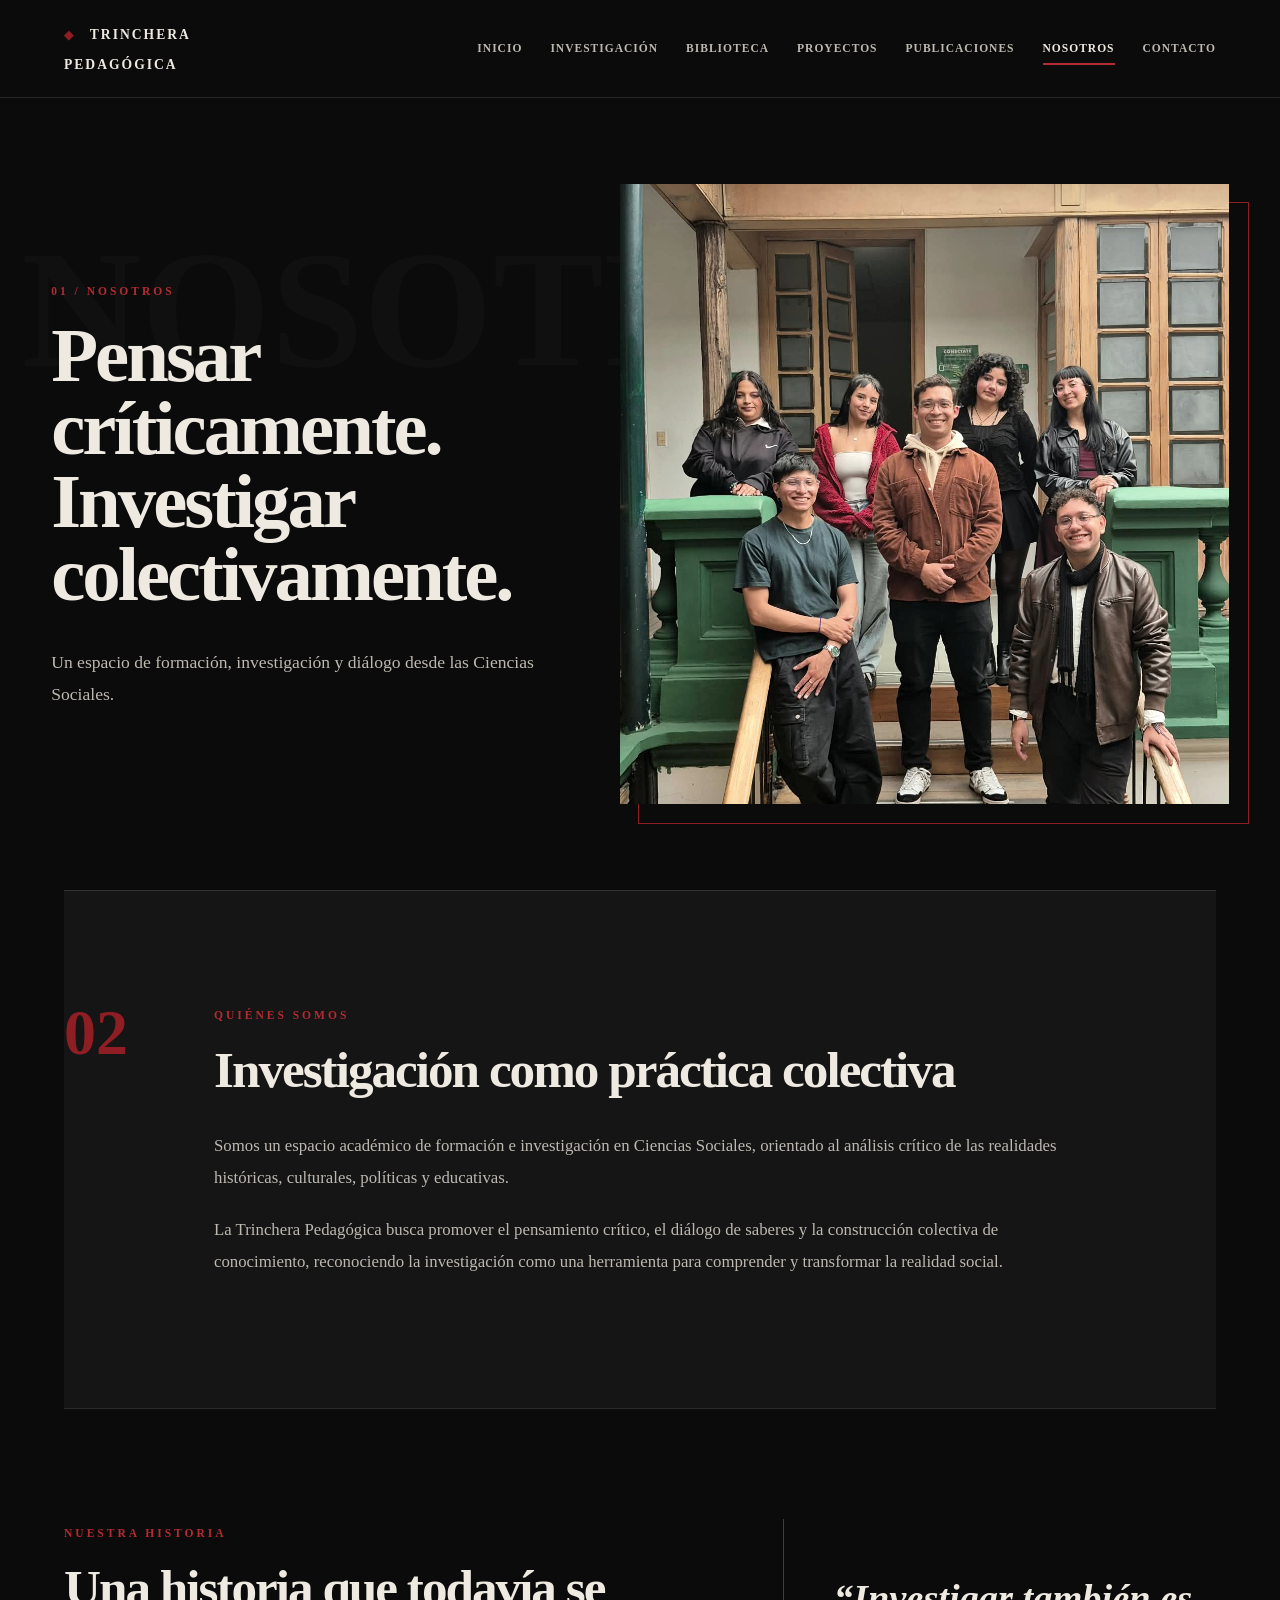
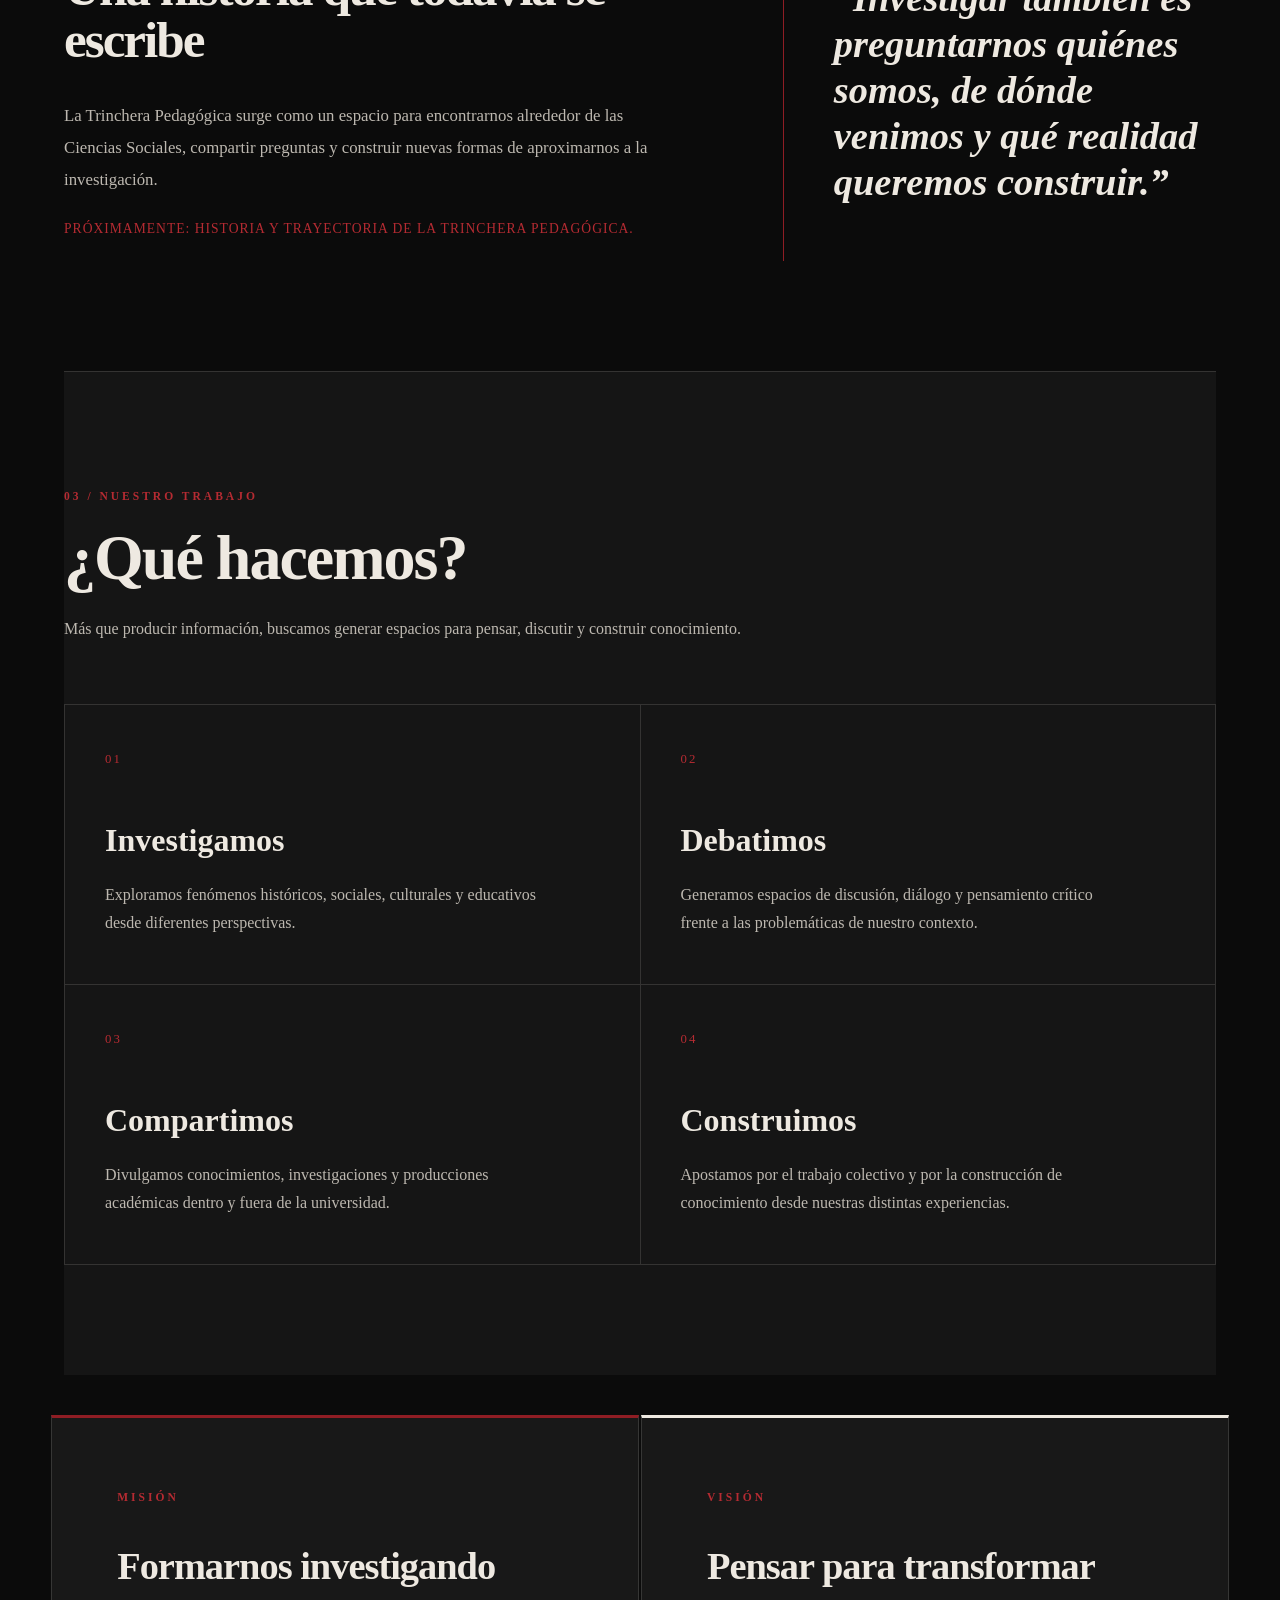
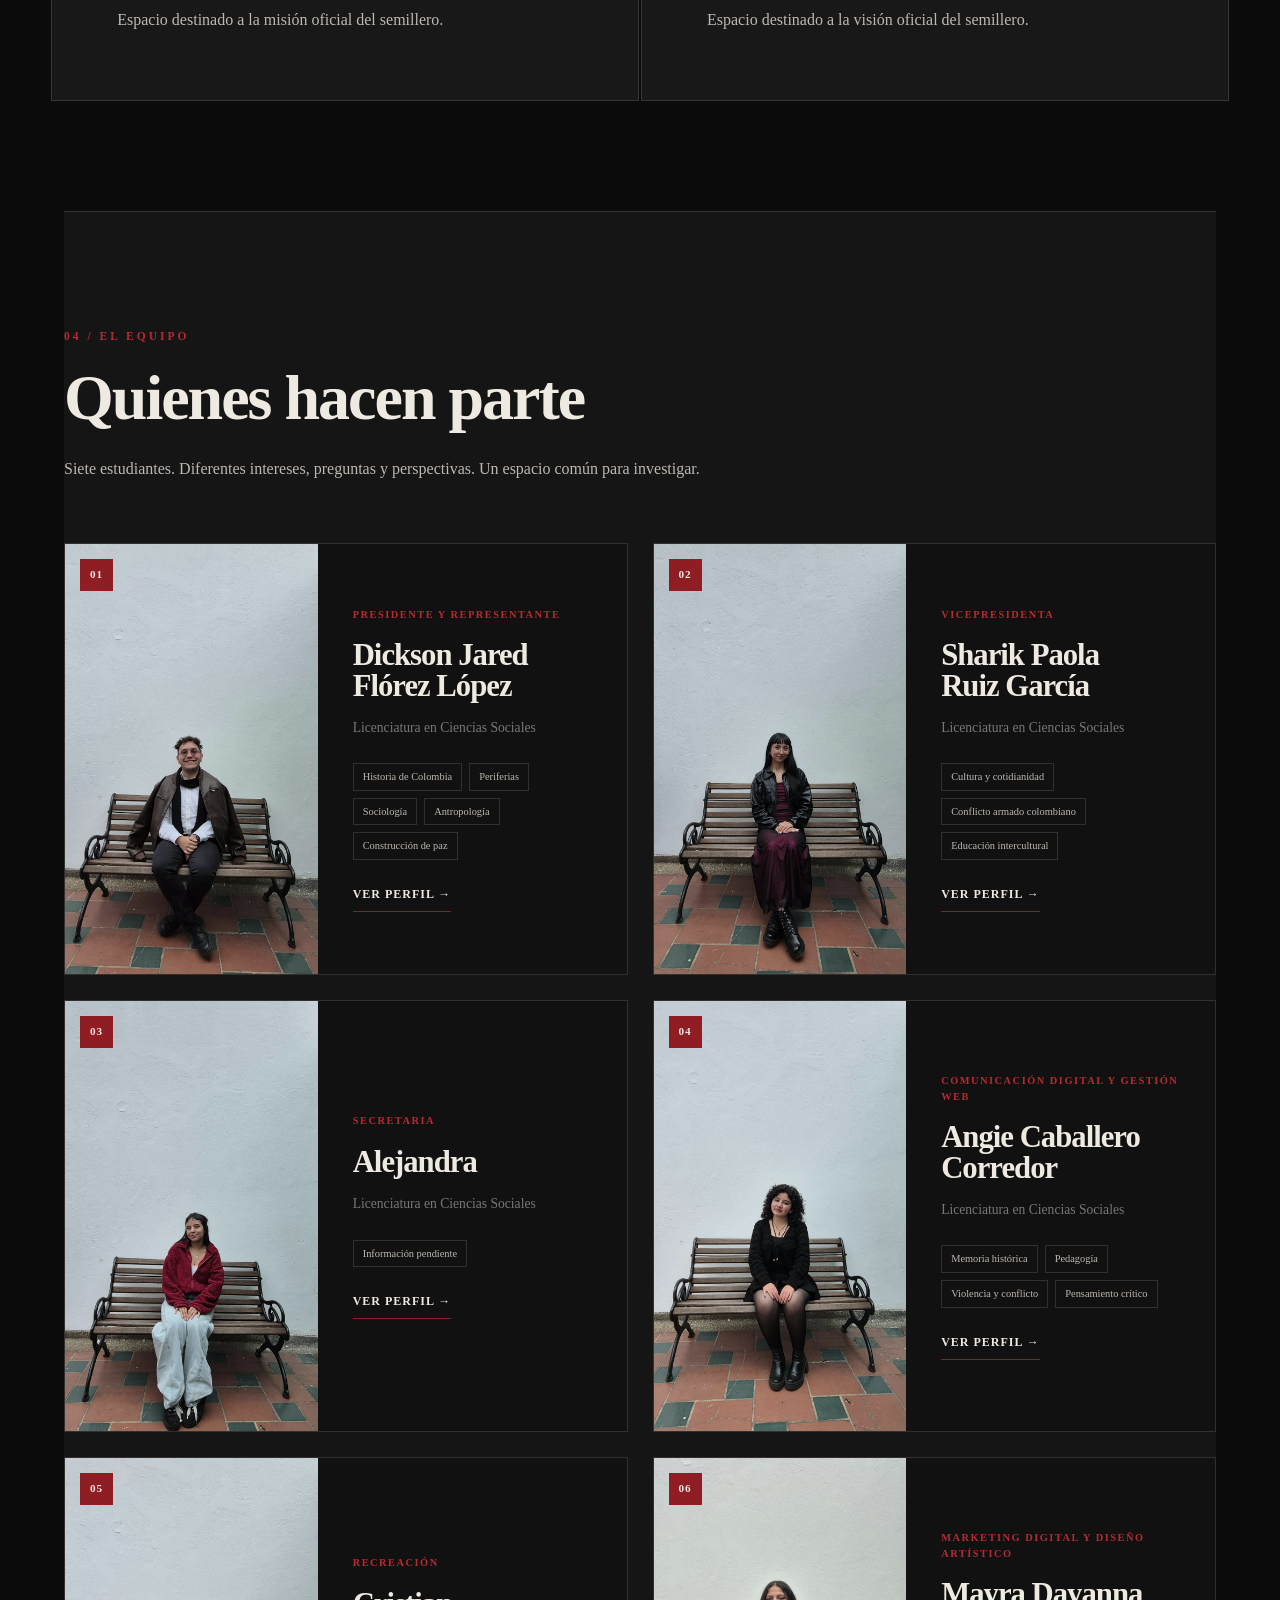
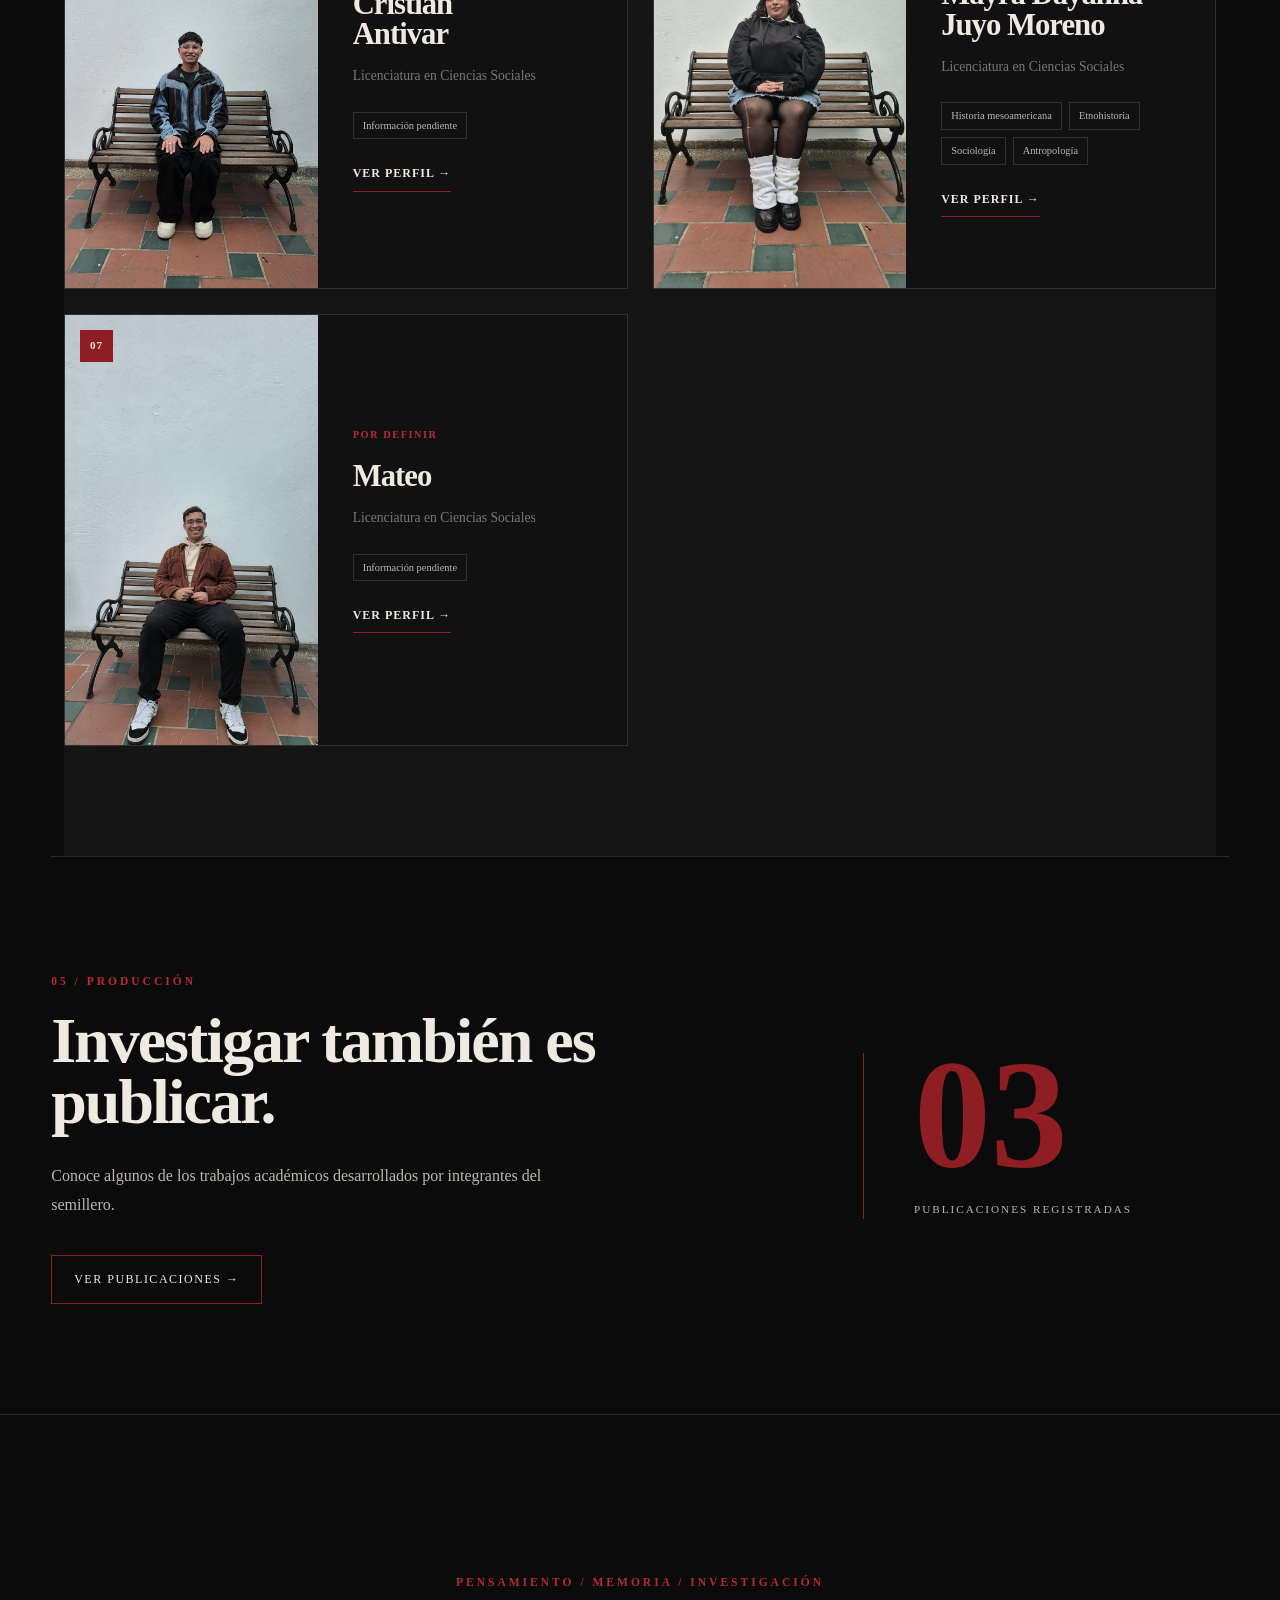
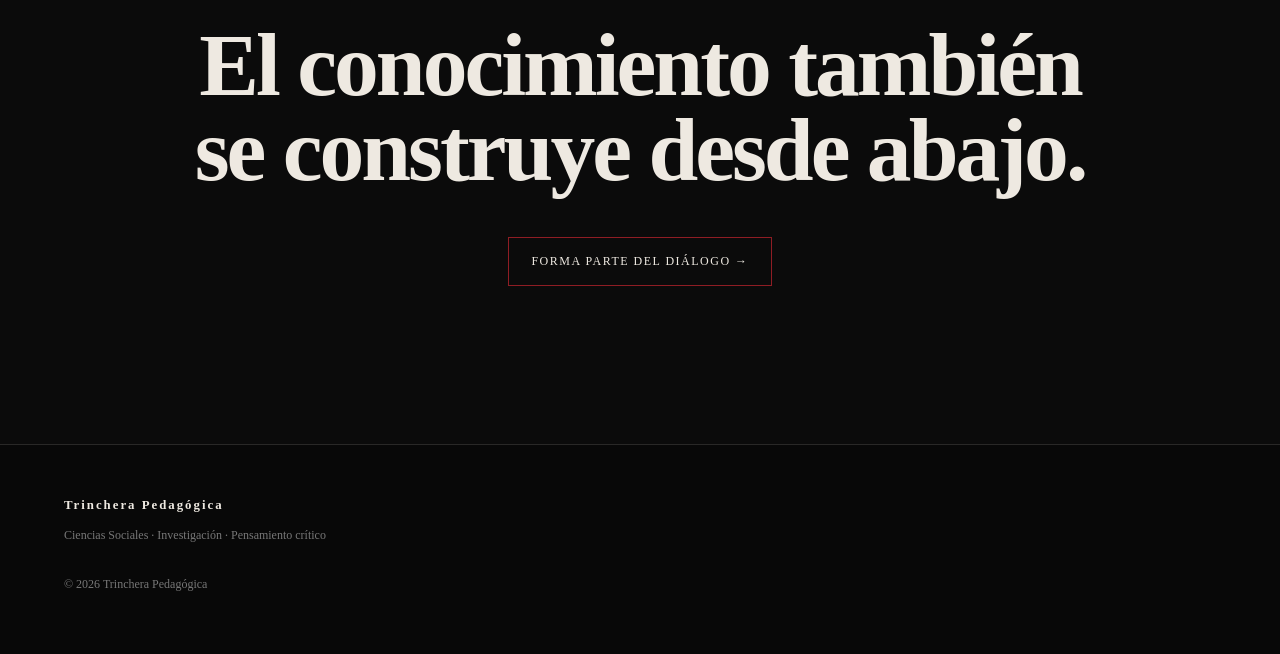
<file: nosotros.html>
<!DOCTYPE html>
<html lang="es">
<head>
    <meta charset="UTF-8">
    <meta name="viewport" content="width=device-width, initial-scale=1.0">

    <title>Nosotros | Trinchera Pedagógica</title>

    <!-- CSS general del sitio -->
    <link rel="stylesheet" href="css/styles.css">

    <!-- CSS específico de esta página -->
    <link rel="stylesheet" href="css/nosotros.css">
</head>

<body>


    <header class="navbar">

    <div class="logo">
        <a href="index.html">TRINCHERA<br>PEDAGÓGICA</a>
    </div>

    <nav class="menu">
        <a href="index.html">Inicio</a>
        <a href="investigacion.html">Investigación</a>
        <a href="repositorio.html">Biblioteca</a>
        <a href="proyectos.html">Proyectos</a>
        <a href="publicaciones.html">Publicaciones</a>
        <a href="nosotros.html" class="activo">Nosotros</a>
        <a href="contacto.html">Contacto</a>
    </nav>

</header>


    <!-- =========================
         PORTADA
    ========================== -->

    <main>

        <section class="nosotros-hero">

            <div class="hero-text">

                <span class="etiqueta">01 / NOSOTROS</span>

                <h1>
                    Pensar críticamente.<br>
                    Investigar colectivamente.
                </h1>

                <p>
                    Un espacio de formación, investigación y diálogo
                    desde las Ciencias Sociales.
                </p>

            </div>

            <div class="hero-image">

                <!-- Foto grupal -->
                <img src="img/foto grupal 2.jpeg"
                     alt="Integrantes de la Trinchera Pedagógica">

            </div>

        </section>


        <section class="seccion nosotros-info">

            <div class="numero-seccion">
                02
            </div>

            <div class="contenido-seccion">

                <span class="etiqueta">
                    QUIÉNES SOMOS
                </span>

                <h2>
                    Investigación como práctica colectiva
                </h2>

                <!--
                INFORMACIÓN PENDIENTE:
                Aquí podremos poner la descripción oficial
                del semillero cuando los compañeros la envíen.
                -->

                <p>
                    Somos un espacio académico de formación e
                    investigación en Ciencias Sociales, orientado
                    al análisis crítico de las realidades históricas,
                    culturales, políticas y educativas.
                </p>

                <p>
                    La Trinchera Pedagógica busca promover el pensamiento
                    crítico, el diálogo de saberes y la construcción
                    colectiva de conocimiento, reconociendo la
                    investigación como una herramienta para
                    comprender y transformar la realidad social.
                </p>

            </div>

        </section>


       

        <section class="seccion historia">

            <div class="contenido-seccion">

                <span class="etiqueta">
                    NUESTRA HISTORIA
                </span>

                <h2>
                    Una historia que todavía se escribe
                </h2>


                <p>
                    La Trinchera Pedagógica surge como un
                    espacio para encontrarnos alrededor de las
                    Ciencias Sociales, compartir preguntas y
                    construir nuevas formas de aproximarnos
                    a la investigación.
                </p>

                <p class="texto-pendiente">
                    Próximamente: historia y trayectoria de
                    la Trinchera Pedagógica.
                </p>

            </div>

            <div class="historia-frase">

                <p>
                    “Investigar también es preguntarnos
                    quiénes somos, de dónde venimos y
                    qué realidad queremos construir.”
                </p>

            </div>

        </section>

    

        <section class="seccion actividades">

            <div class="encabezado-seccion">

                <span class="etiqueta">
                    03 / NUESTRO TRABAJO
                </span>

                <h2>
                    ¿Qué hacemos?
                </h2>

                <p>
                    Más que producir información, buscamos
                    generar espacios para pensar, discutir
                    y construir conocimiento.
                </p>

            </div>


            <div class="actividades-grid">

                <article class="actividad-card">

                    <span class="actividad-numero">01</span>

                    <h3>
                        Investigamos
                    </h3>

                    <p>
                        Exploramos fenómenos históricos,
                        sociales, culturales y educativos
                        desde diferentes perspectivas.
                    </p>

                </article>


                <article class="actividad-card">

                    <span class="actividad-numero">02</span>

                    <h3>
                        Debatimos
                    </h3>

                    <p>
                        Generamos espacios de discusión,
                        diálogo y pensamiento crítico frente
                        a las problemáticas de nuestro contexto.
                    </p>

                </article>


                <article class="actividad-card">

                    <span class="actividad-numero">03</span>

                    <h3>
                        Compartimos
                    </h3>

                    <p>
                        Divulgamos conocimientos, investigaciones
                        y producciones académicas dentro y fuera
                        de la universidad.
                    </p>

                </article>


                <article class="actividad-card">

                    <span class="actividad-numero">04</span>

                    <h3>
                        Construimos
                    </h3>

                    <p>
                        Apostamos por el trabajo colectivo y por
                        la construcción de conocimiento desde
                        nuestras distintas experiencias.
                    </p>

                </article>

            </div>

        </section>

       

        <section class="seccion mision-vision">

            <div class="mv-card">

                <span class="etiqueta">
                    MISIÓN
                </span>


                <h2>
                    Formarnos investigando
                </h2>

                <p>
                    Espacio destinado a la misión oficial
                    del semillero.
                </p>

            </div>


            <div class="mv-card">

                <span class="etiqueta">
                    VISIÓN
                </span>

                <!-- REEMPLAZAR CON INFORMACIÓN OFICIAL -->

                <h2>
                    Pensar para transformar
                </h2>

                <p>
                    Espacio destinado a la visión oficial
                    del semillero.
                </p>

            </div>

        </section>

      

        <section class="seccion integrantes">

            <div class="encabezado-seccion">

                <span class="etiqueta">
                    04 / EL EQUIPO
                </span>

                <h2>
                    Quienes hacen parte
                </h2>

                <p>
                    Siete estudiantes. Diferentes intereses,
                    preguntas y perspectivas. Un espacio
                    común para investigar.
                </p>

            </div>


            <div class="integrantes-grid">


        

                <article class="integrante-card">

                    <div class="foto-integrante">

                        <img src="img/dickson.jpeg"
                             alt="Dickson Jared Flórez López">

                        <span class="numero-integrante">
                            01
                        </span>

                    </div>

                    <div class="info-integrante">

                        <span class="cargo">
                            PRESIDENTE Y REPRESENTANTE
                        </span>

                        <h3>
                            Dickson Jared<br>
                            Flórez López
                        </h3>

                        <p>
                            Licenciatura en Ciencias Sociales
                        </p>

                        <div class="intereses">

                            <span>Historia de Colombia</span>
                            <span>Periferias</span>
                            <span>Sociología</span>
                            <span>Antropología</span>
                            <span>Construcción de paz</span>

                        </div>

                        <a href="perfil-dickson.html"
                           class="btn-perfil">
                            Ver perfil →
                        </a>

                    </div>

                </article>


        

                <article class="integrante-card">

                    <div class="foto-integrante">

                        <img src="img/paola.jpeg"
                             alt="Sharik Paola Ruiz García">

                        <span class="numero-integrante">
                            02
                        </span>

                    </div>

                    <div class="info-integrante">

                        <span class="cargo">
                            VICEPRESIDENTA
                        </span>

                        <h3>
                            Sharik Paola<br>
                            Ruiz García
                        </h3>

                        <p>
                            Licenciatura en Ciencias Sociales
                        </p>

                        <div class="intereses">

                            <span>Cultura y cotidianidad</span>
                            <span>Conflicto armado colombiano</span>
                            <span>Educación intercultural</span>

                        </div>

                        <a href="perfil-paola.html"
                           class="btn-perfil">
                            Ver perfil →
                        </a>

                    </div>

                </article>


                <article class="integrante-card">

                    <div class="foto-integrante">

                        <img src="img/alejandra.jpeg"
                             alt="Alejandra">

                        <span class="numero-integrante">
                            03
                        </span>

                    </div>

                    <div class="info-integrante">

                        <span class="cargo">
                            SECRETARIA
                        </span>

                        <h3>
                            Alejandra
                        </h3>

                        <p>
                            Licenciatura en Ciencias Sociales
                        </p>

                        <div class="intereses">
                            <span>Información pendiente</span>
                        </div>

                        <a href="perfil-alejandra.html"
                           class="btn-perfil">
                            Ver perfil →
                        </a>

                    </div>

                </article>


                
                <article class="integrante-card integrante-destacado">

                    <div class="foto-integrante">

                        <img src="img/angie.jpeg"
                             alt="Angie Caballero Corredor">

                        <span class="numero-integrante">
                            04
                        </span>

                    </div>

                    <div class="info-integrante">

                        <span class="cargo">
                            COMUNICACIÓN DIGITAL Y GESTIÓN WEB
                        </span>

                        <h3>
                            Angie Caballero<br>
                            Corredor
                        </h3>

                        <p>
                            Licenciatura en Ciencias Sociales
                        </p>

                        <div class="intereses">

                            <span>Memoria histórica</span>
                            <span>Pedagogía</span>
                            <span>Violencia y conflicto</span>
                            <span>Pensamiento crítico</span>

                        </div>

                        <a href="perfil-angie.html"
                           class="btn-perfil">
                            Ver perfil →
                        </a>

                    </div>

                </article>

                <article class="integrante-card">

                    <div class="foto-integrante">

                        <img src="img/cristian.jpeg"
                             alt="Cristian Antivar">

                        <span class="numero-integrante">
                            05
                        </span>

                    </div>

                    <div class="info-integrante">

                        <span class="cargo">
                            RECREACIÓN
                        </span>

                        <h3>
                            Cristian<br>
                            Antivar
                        </h3>

                        <p>
                            Licenciatura en Ciencias Sociales
                        </p>

                        <div class="intereses">
                            <span>Información pendiente</span>
                        </div>

                        <a href="perfil-cristian.html"
                           class="btn-perfil">
                            Ver perfil →
                        </a>

                    </div>

                </article>

                       <article class="integrante-card integrante-destacado">

                    <div class="foto-integrante">

                        <img src="img/dayanna.jpeg"
                             alt="Mayra Dayanna Juyo Moreno">

                        <span class="numero-integrante">
                            06
                        </span>

                    </div>

                    <div class="info-integrante">

                        <span class="cargo">
                            MARKETING DIGITAL Y DISEÑO ARTÍSTICO
                        </span>

                        <h3>
                            Mayra Dayanna<br>
                            Juyo Moreno
                        </h3>

                        <p>
                            Licenciatura en Ciencias Sociales
                        </p>

                        <div class="intereses">

                            <span>Historia mesoamericana</span>
                            <span>Etnohistoria</span>
                            <span>Sociología</span>
                            <span>Antropología</span>

                        </div>

                        <a href="perfil-dayanna.html"
                           class="btn-perfil">
                            Ver perfil →
                        </a>

                    </div>

                </article>

                <article class="integrante-card">

                    <div class="foto-integrante">

                        <img src="img/mateo.jpeg"
                             alt="Mateo">

                        <span class="numero-integrante">
                            07
                        </span>

                    </div>

                    <div class="info-integrante">

                        <span class="cargo">
                            POR DEFINIR
                        </span>

                        <h3>
                            Mateo
                        </h3>

                        <p>
                            Licenciatura en Ciencias Sociales
                        </p>

                        <div class="intereses">
                            <span>Información pendiente</span>
                        </div>

                        <a href="perfil-mateo.html"
                           class="btn-perfil">
                            Ver perfil →
                        </a>

                    </div>

                </article>


            </div>

        </section>



        <section class="seccion produccion">

            <div class="produccion-texto">

                <span class="etiqueta">
                    05 / PRODUCCIÓN
                </span>

                <h2>
                    Investigar también es publicar.
                </h2>

                <p>
                    Conoce algunos de los trabajos académicos
                    desarrollados por integrantes del semillero.
                </p>

                <a href="publicaciones.html"
                   class="btn-principal">
                    Ver publicaciones →
                </a>

            </div>


            <div class="produccion-dato">

                <span class="numero-grande">
                    03
                </span>

                <span>
                    publicaciones registradas
                </span>

                <!--
                Este número se puede actualizar cuando
                tengas las demás publicaciones.
                -->

            </div>

        </section>


        <!-- =========================
             CIERRE
        ========================== -->

        <section class="cierre">

            <span class="etiqueta">
                PENSAMIENTO / MEMORIA / INVESTIGACIÓN
            </span>

            <h2>
                El conocimiento también
                se construye desde abajo.
            </h2>

            <a href="contacto.html"
               class="btn-principal">
                Forma parte del diálogo →
            </a>

        </section>

    </main>


    <!-- =========================
         FOOTER
    ========================== -->

    <footer>

        <div class="footer-logo">
            Trinchera Pedagógica 
        </div>

        <p>
            Ciencias Sociales · Investigación · Pensamiento crítico
        </p>

        <p class="copyright">
            © 2026 Trinchera Pedagógica
        </p>

    </footer>


</body>
</html>
</file>
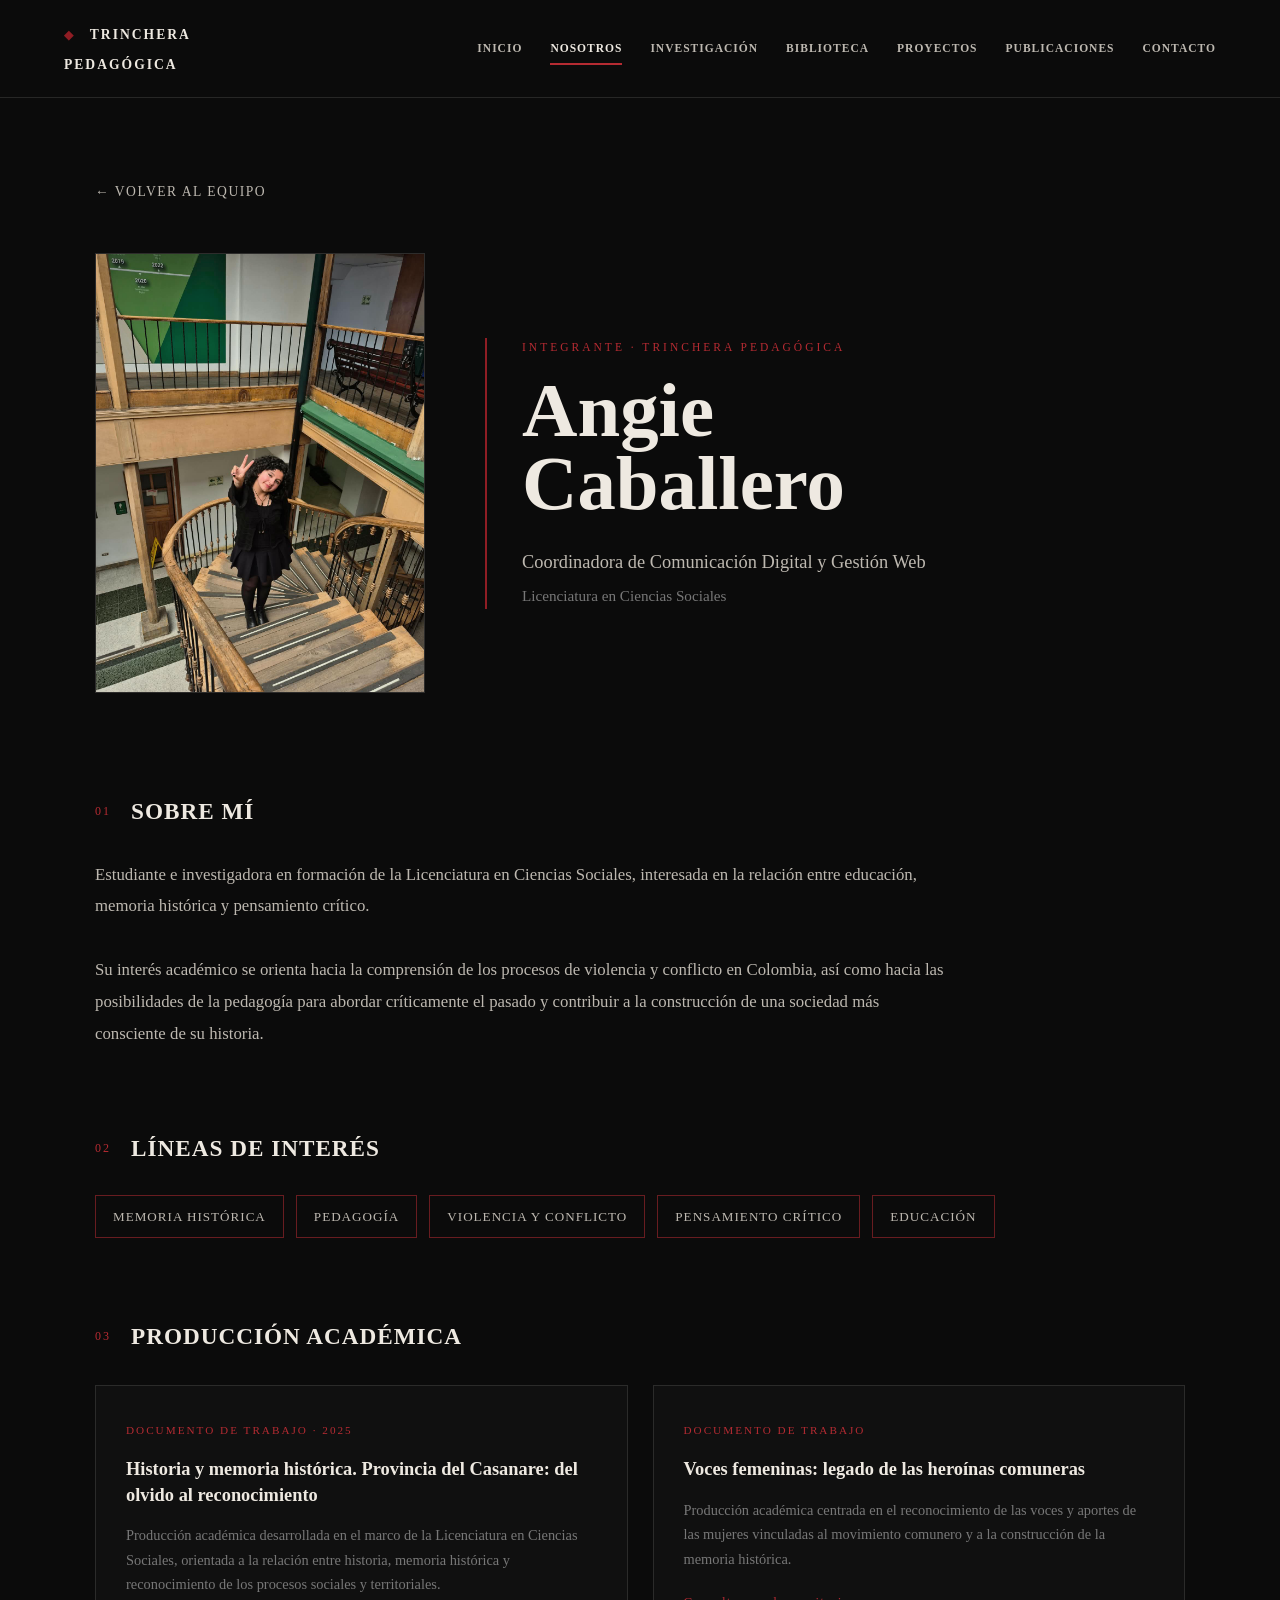
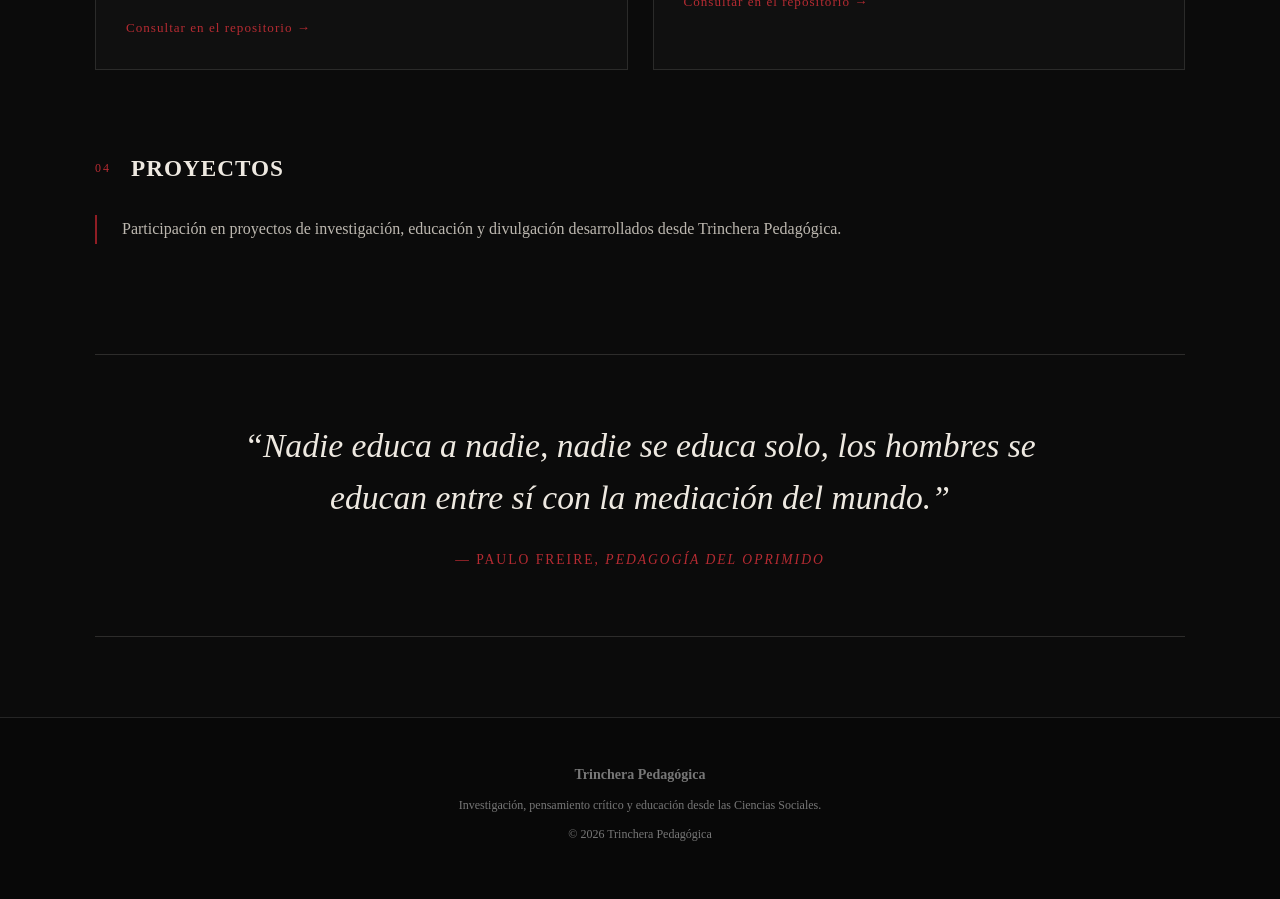
<file: perfil-angie.html>
<!DOCTYPE html>
<html lang="es">

<head>

    <meta charset="UTF-8">
    <meta name="viewport" content="width=device-width, initial-scale=1.0">

    <title>Angie Caballero | Trinchera Pedagógica</title>

    <!-- CSS general del sitio -->
    <link rel="stylesheet" href="css/styles.css">

    <!-- CSS específico -->
    <link rel="stylesheet" href="css/nosotros.css">


    <style>

        /* =========================================
           PERFIL INDIVIDUAL
        ========================================= */

        .perfil {
            max-width: 1150px;
            margin: 0 auto;
            padding: 80px 30px;
        }


        /* =========================================
           VOLVER
        ========================================= */

        .perfil-volver {
            margin-bottom: 50px;
        }

        .perfil-volver a {
            color: var(--gris-claro);
            text-decoration: none;
            font-size: 0.85rem;
            letter-spacing: 1.5px;
            text-transform: uppercase;
            transition: 0.3s;
        }

        .perfil-volver a:hover {
            color: var(--rojo-claro);
        }


        /* =========================================
           ENCABEZADO
        ========================================= */

        .perfil-header {
            display: grid;
            grid-template-columns: 330px 1fr;
            gap: 60px;
            align-items: center;
            margin-bottom: 100px;
        }


        .perfil-foto {
            width: 100%;
            aspect-ratio: 3 / 4;
            object-fit: cover;

            border: 1px solid rgba(238, 233, 225, 0.15);

            filter: grayscale(10%);

            display: block;
        }


        .perfil-info {
            border-left: 2px solid var(--rojo);
            padding-left: 35px;
        }


        .perfil-etiqueta {
            color: var(--rojo-claro);

            text-transform: uppercase;

            letter-spacing: 3px;

            font-size: 0.72rem;

            margin-bottom: 18px;
        }


        .perfil-nombre {
            color: var(--blanco);

            font-size: clamp(2.8rem, 6vw, 5rem);

            line-height: 0.95;

            margin-bottom: 28px;

            font-weight: 700;
        }


        .perfil-cargo {
            color: var(--gris-claro);

            font-size: 1.15rem;

            line-height: 1.5;

            margin-bottom: 8px;
        }


        .perfil-programa {
            color: var(--gris);

            font-size: 0.95rem;
        }


        /* =========================================
           SECCIONES
        ========================================= */

        .perfil-seccion {
            margin-bottom: 80px;
        }


        .perfil-seccion-titulo {
            display: flex;

            align-items: center;

            gap: 20px;

            margin-bottom: 28px;
        }


        .perfil-seccion-titulo span {
            color: var(--rojo-claro);

            font-size: 0.75rem;

            letter-spacing: 2px;
        }


        .perfil-seccion-titulo h2 {
            color: var(--blanco);

            font-size: 1.45rem;

            text-transform: uppercase;

            letter-spacing: 1px;
        }


        .perfil-texto {
            max-width: 850px;

            color: var(--gris-claro);

            font-size: 1.05rem;

            line-height: 1.9;
        }


        /* =========================================
           LÍNEAS DE INTERÉS
        ========================================= */

        .perfil-intereses {
            display: flex;

            flex-wrap: wrap;

            gap: 12px;

            margin-top: 25px;
        }


        .perfil-interes {
            border: 1px solid rgba(181, 43, 50, 0.55);

            padding: 10px 17px;

            color: var(--gris-claro);

            font-size: 0.82rem;

            text-transform: uppercase;

            letter-spacing: 1px;
        }


        /* =========================================
           PRODUCCIÓN ACADÉMICA
        ========================================= */

        .perfil-produccion {
            display: grid;

            grid-template-columns: repeat(2, 1fr);

            gap: 25px;

            margin-top: 30px;
        }


        .perfil-publicacion {
            border: 1px solid rgba(238, 233, 225, 0.12);

            padding: 30px;

            background: rgba(255, 255, 255, 0.02);

            transition: 0.3s;
        }


        .perfil-publicacion:hover {
            border-color: var(--rojo);

            transform: translateY(-4px);
        }


        .perfil-publicacion small {
            color: var(--rojo-claro);

            text-transform: uppercase;

            letter-spacing: 2px;

            font-size: 0.7rem;
        }


        .perfil-publicacion h3 {
            color: var(--blanco);

            margin: 15px 0;

            font-size: 1.15rem;

            line-height: 1.4;
        }


        .perfil-publicacion p {
            color: var(--gris);

            font-size: 0.9rem;

            line-height: 1.7;
        }


        .perfil-publicacion a {
            display: inline-block;

            margin-top: 20px;

            color: var(--rojo-claro);

            text-decoration: none;

            font-size: 0.82rem;

            letter-spacing: 1px;

            transition: 0.3s;
        }


        .perfil-publicacion a:hover {
            color: var(--blanco);
        }


        /* =========================================
           PROYECTOS
        ========================================= */

        .perfil-proyecto {
            max-width: 850px;

            border-left: 2px solid var(--rojo);

            padding-left: 25px;

            color: var(--gris-claro);

            line-height: 1.8;
        }


        /* =========================================
           CITA
        ========================================= */

        .perfil-cita {
            margin-top: 110px;

            padding: 65px 40px;

            border-top: 1px solid rgba(238, 233, 225, 0.15);

            border-bottom: 1px solid rgba(238, 233, 225, 0.15);

            text-align: center;
        }


        .perfil-cita blockquote {
            max-width: 850px;

            margin: 0 auto;

            color: var(--blanco);

            font-size: clamp(1.35rem, 3vw, 2.1rem);

            line-height: 1.55;

            font-style: italic;
        }


        .perfil-cita cite {
            display: block;

            margin-top: 25px;

            color: var(--rojo-claro);

            font-size: 0.85rem;

            font-style: normal;

            letter-spacing: 2px;

            text-transform: uppercase;
        }


        /* =========================================
           RESPONSIVE
        ========================================= */

        @media (max-width: 850px) {

            .perfil-header {
                grid-template-columns: 1fr;

                gap: 40px;
            }


            .perfil-foto {
                max-width: 320px;
            }


            .perfil-info {
                border-left: none;

                border-top: 2px solid var(--rojo);

                padding-left: 0;

                padding-top: 25px;
            }


            .perfil-produccion {
                grid-template-columns: 1fr;
            }

        }


        @media (max-width: 600px) {

            .perfil {
                padding: 55px 20px;
            }


            .perfil-nombre {
                font-size: 2.8rem;
            }


            .perfil-cita {
                padding: 45px 20px;
            }


            .perfil-seccion {
                margin-bottom: 60px;
            }

        }

    </style>

</head>


<body>


    <!-- =========================================
         MENÚ PRINCIPAL
    ========================================== -->

    <header class="navbar">

        <div class="logo">

            <a href="index.html">
                TRINCHERA<br>PEDAGÓGICA
            </a>

        </div>


        <nav class="menu">

            <a href="index.html">
                Inicio
            </a>

            <a href="nosotros.html" class="activo">
                Nosotros
            </a>

            <a href="investigacion.html">
                Investigación
            </a>

            <a href="repositorio.html">
                Biblioteca
            </a>

            <a href="proyectos.html">
                Proyectos
            </a>

            <a href="publicaciones.html">
                Publicaciones
            </a>

            <a href="contacto.html">
                Contacto
            </a>

        </nav>

    </header>



    <!-- =========================================
         PERFIL
    ========================================== -->

    <main class="perfil">


        <!-- VOLVER -->

        <div class="perfil-volver">

            <a href="nosotros.html">
                ← Volver al equipo
            </a>

        </div>



        <!-- =====================================
             PRESENTACIÓN
        ====================================== -->

        <section class="perfil-header">


            <!-- FOTO -->

            <img
                src="img/angie 2.jpeg"
                alt="Angie Caballero Corredor"
                class="perfil-foto"
            >


            <!-- INFORMACIÓN -->

            <div class="perfil-info">

                <p class="perfil-etiqueta">
                    Integrante · Trinchera Pedagógica
                </p>


                <h1 class="perfil-nombre">

                    Angie<br>
                    Caballero

                </h1>


                <p class="perfil-cargo">

                    Coordinadora de Comunicación Digital
                    y Gestión Web

                </p>


                <p class="perfil-programa">

                    Licenciatura en Ciencias Sociales

                </p>

            </div>

        </section>



        <!-- =====================================
             SOBRE MÍ
        ====================================== -->

        <section class="perfil-seccion">


            <div class="perfil-seccion-titulo">

                <span>
                    01
                </span>

                <h2>
                    Sobre mí
                </h2>

            </div>


            <p class="perfil-texto">

                Estudiante e investigadora en formación de la
                Licenciatura en Ciencias Sociales, interesada en la
                relación entre educación, memoria histórica y
                pensamiento crítico.

                <br><br>

                Su interés académico se orienta hacia la comprensión
                de los procesos de violencia y conflicto en Colombia,
                así como hacia las posibilidades de la pedagogía para
                abordar críticamente el pasado y contribuir a la
                construcción de una sociedad más consciente de su
                historia.

            </p>

        </section>



        <!-- =====================================
             LÍNEAS DE INTERÉS
        ====================================== -->

        <section class="perfil-seccion">


            <div class="perfil-seccion-titulo">

                <span>
                    02
                </span>

                <h2>
                    Líneas de interés
                </h2>

            </div>


            <div class="perfil-intereses">


                <span class="perfil-interes">
                    Memoria histórica
                </span>


                <span class="perfil-interes">
                    Pedagogía
                </span>


                <span class="perfil-interes">
                    Violencia y conflicto
                </span>


                <span class="perfil-interes">
                    Pensamiento crítico
                </span>


                <span class="perfil-interes">
                    Educación
                </span>


            </div>

        </section>



        <!-- =====================================
             PRODUCCIÓN ACADÉMICA
        ====================================== -->

        <section class="perfil-seccion">


            <div class="perfil-seccion-titulo">

                <span>
                    03
                </span>

                <h2>
                    Producción académica
                </h2>

            </div>


            <div class="perfil-produccion">


                <!-- PUBLICACIÓN 1 -->

                <article class="perfil-publicacion">


                    <small>
                        Documento de trabajo · 2025
                    </small>


                    <h3>

                        Historia y memoria histórica.
                        Provincia del Casanare:
                        del olvido al reconocimiento

                    </h3>


                    <p>

                        Producción académica desarrollada en el marco
                        de la Licenciatura en Ciencias Sociales,
                        orientada a la relación entre historia,
                        memoria histórica y reconocimiento de los
                        procesos sociales y territoriales.

                    </p>


                    <a
                        href="https://repository.ugc.edu.co/items/fb255853-a88f-4417-9364-443f544b2e94"
                        target="_blank"
                        rel="noopener noreferrer"
                    >

                        Consultar en el repositorio →

                    </a>


                </article>



                <!-- PUBLICACIÓN 2 -->

                <article class="perfil-publicacion">


                    <small>
                        Documento de trabajo
                    </small>


                    <h3>

                        Voces femeninas: legado de las
                        heroínas comuneras

                    </h3>


                    <p>

                        Producción académica centrada en el
                        reconocimiento de las voces y aportes
                        de las mujeres vinculadas al movimiento
                        comunero y a la construcción de la
                        memoria histórica.

                    </p>


                    <a
                        href="https://repository.ugc.edu.co/items/f6429e92-047f-499a-84b7-40e0ce87cccd"
                        target="_blank"
                        rel="noopener noreferrer"
                    >

                        Consultar en el repositorio →

                    </a>


                </article>


            </div>

        </section>



        <!-- =====================================
             PROYECTOS
        ====================================== -->

        <section class="perfil-seccion">


            <div class="perfil-seccion-titulo">

                <span>
                    04
                </span>

                <h2>
                    Proyectos
                </h2>

            </div>


            <div class="perfil-proyecto">

                <p>

                    Participación en proyectos de investigación,
                    educación y divulgación desarrollados desde
                    Trinchera Pedagógica.

                </p>

            </div>


        </section>



        <!-- =====================================
             CITA
        ====================================== -->

        <section class="perfil-cita">


            <blockquote>

                “Nadie educa a nadie, nadie se educa solo,
                los hombres se educan entre sí con la
                mediación del mundo.”

            </blockquote>


            <cite>

                — Paulo Freire,
                <i>Pedagogía del oprimido</i>

            </cite>


        </section>


    </main>



    <!-- =========================================
         FOOTER
    ========================================== -->

    <footer class="footer">


        <div class="footer-contenido">


            <div>

                <h3>
                    Trinchera Pedagógica
                </h3>


                <p>

                    Investigación, pensamiento crítico y educación
                    desde las Ciencias Sociales.

                </p>

            </div>


            <div>

                <p>
                    © 2026 Trinchera Pedagógica
                </p>

            </div>


        </div>


    </footer>


</body>

</html>
</file>
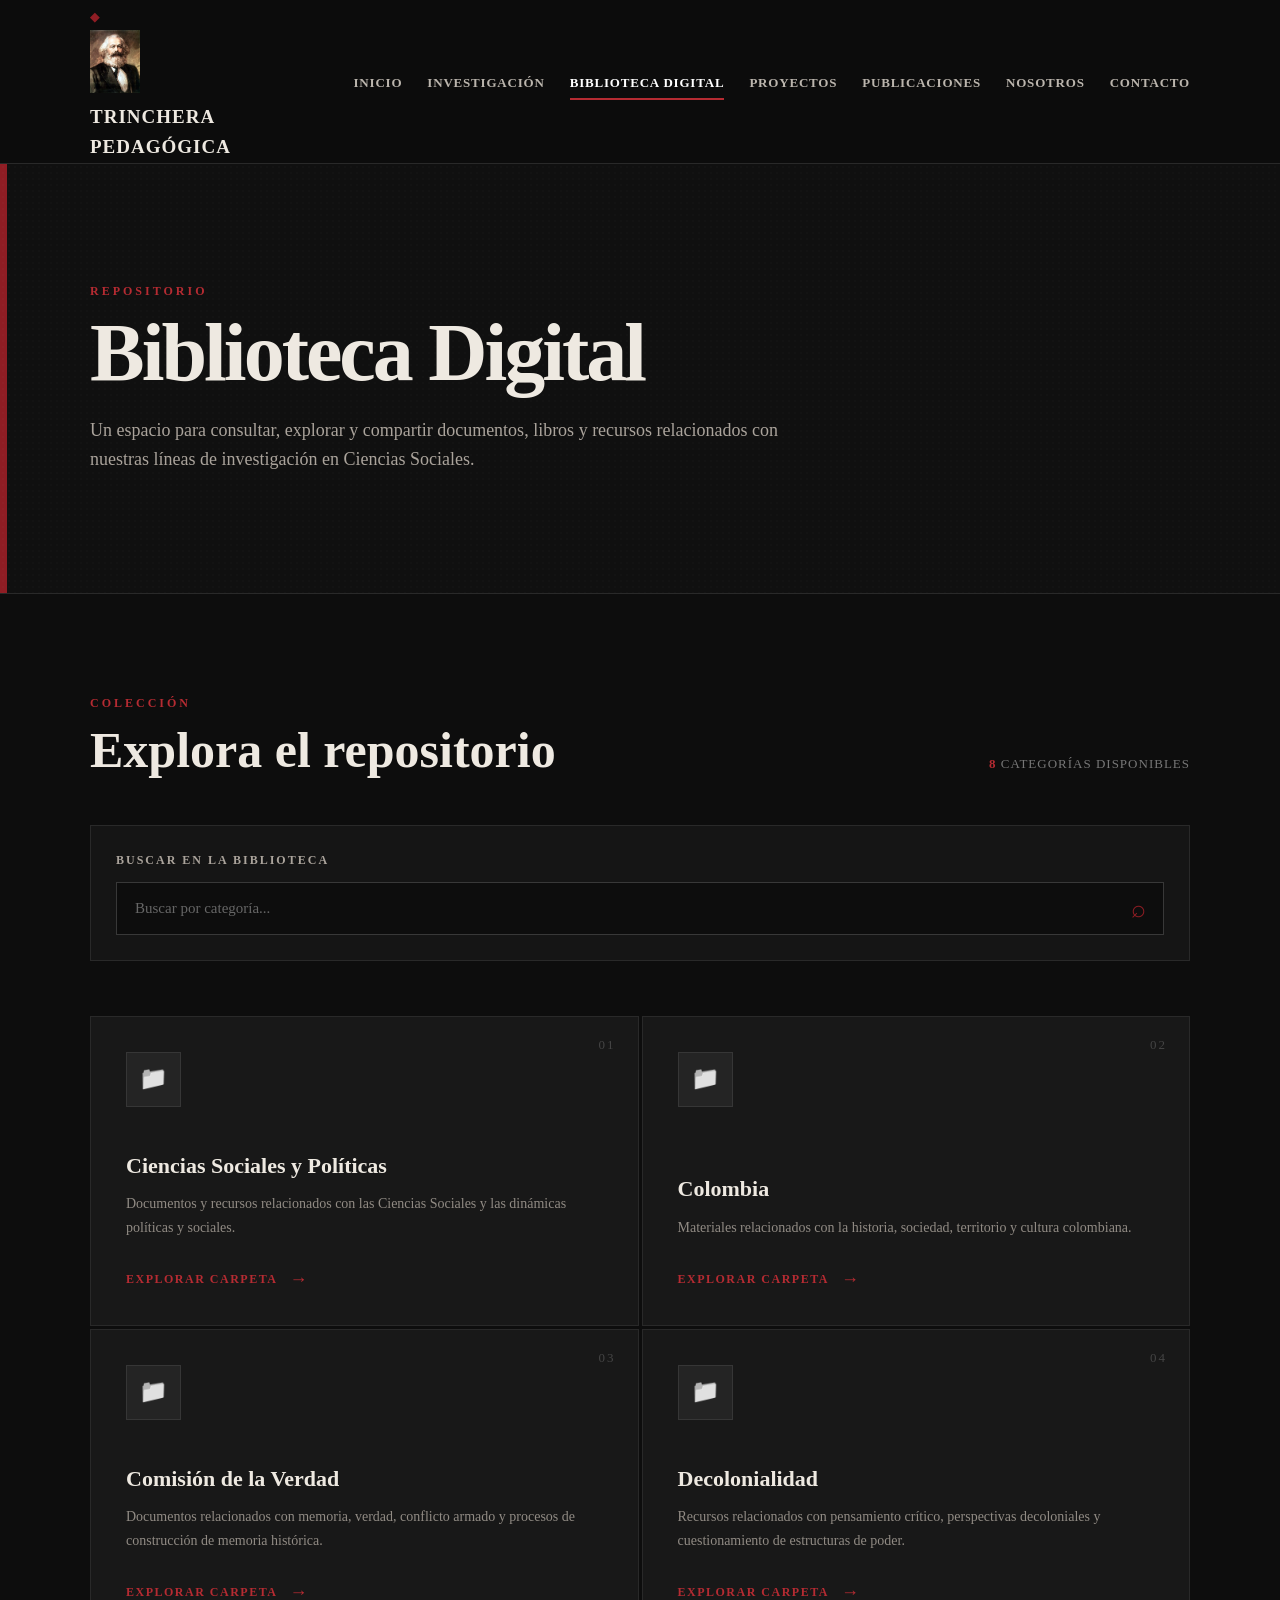
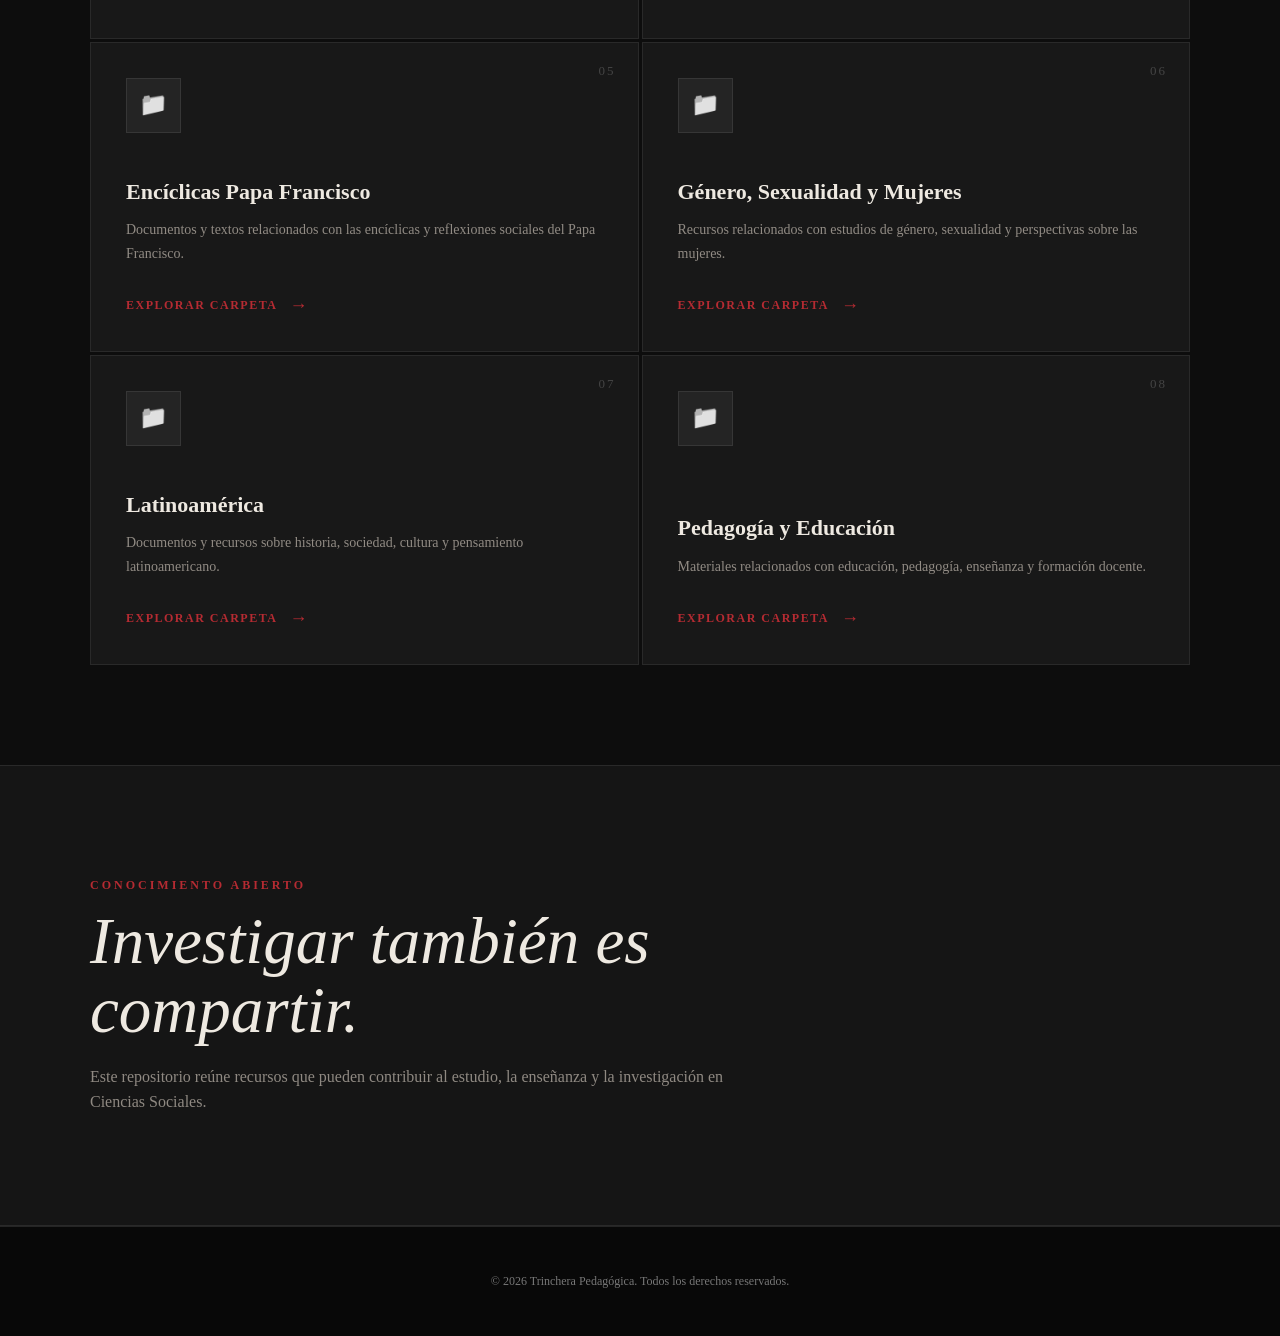
<file: repositorio.html>
<!DOCTYPE html>
<html lang="es">

<head>

    <meta charset="UTF-8">

    <meta name="viewport"
          content="width=device-width, initial-scale=1.0">

    <title>Biblioteca Digital | Trinchera Pedagógica</title>

    <link rel="stylesheet"
          href="css/styles.css">

    <!-- Estilos específicos de la biblioteca -->
    <link rel="stylesheet"
          href="css/biblioteca.css">
<javascript>
    <script src="js/biblioteca.js" defer></script>
</head>


<body>


    <header class="header">

        <div class="contenedor header-contenido">


             <a href="index.html" class="logo mi-logo">
                <img src="images/logo.png" alt="Logo de la Trinchera Pedagógica" style="width: 50px; height: auto;">
                Trinchera Pedagógica
            </a>


            <nav class="navegacion">

                <ul>

                    <li>
                        <a href="index.html">
                            Inicio
                        </a>
                    </li>

                    <li>
                        <a href="investigacion.html">
                            Investigación
                        </a>
                    </li>

                    <li>
                        <a href="repositorio.html"
                           class="activo">

                            Biblioteca Digital

                        </a>
                    </li>

                    <li>
                        <a href="proyectos.html">
                            Proyectos
                        </a>
                    </li>

                    <li>
                        <a href="publicaciones.html">
                            Publicaciones
                        </a>
                    </li>

                    <li>
                        <a href="nosotros.html">
                            Nosotros
                        </a>
                    </li>

                    <li>
                        <a href="contacto.html">
                            Contacto
                        </a>
                    </li>

                </ul>

            </nav>

        </div>

    </header>


    <main>


        <section class="biblioteca-hero">

            <div class="contenedor">


                <p class="etiqueta">
                    REPOSITORIO
                </p>


                <h1>
                    Biblioteca Digital
                </h1>


                <p class="biblioteca-introduccion">

                    Un espacio para consultar, explorar y compartir
                    documentos, libros y recursos relacionados con
                    nuestras líneas de investigación en Ciencias Sociales.

                </p>


            </div>

        </section>


        <section class="biblioteca-seccion">

            <div class="contenedor">


                <div class="biblioteca-encabezado">

                    <div>

                        <p class="etiqueta">
                            COLECCIÓN
                        </p>

                        <h2>
                            Explora el repositorio
                        </h2>

                    </div>


                    <p class="cantidad">

                        <span id="cantidad-carpetas">
                            8
                        </span>

                        categorías disponibles

                    </p>

                </div>


                <div class="buscador">


                    <label
                        for="buscador"
                        class="buscador-label">

                        Buscar en la biblioteca

                    </label>


                    <div class="buscador-contenido">


                        <input
                            type="text"
                            id="buscador"
                            placeholder="Buscar por categoría..."
                            autocomplete="off">


                        <span class="icono-busqueda">
                            ⌕
                        </span>


                    </div>

                </div>


                <div
                    class="carpetas"
                    id="carpetas">


                    <article
                        class="carpeta"
                        data-nombre="ciencias sociales y políticas">

                        <div class="carpeta-numero">
                            01
                        </div>


                        <div class="icono-carpeta">
                            📁
                        </div>


                        <div class="carpeta-contenido">

                            <h3>
                                Ciencias Sociales y Políticas
                            </h3>


                            <p>

                                Documentos y recursos relacionados
                                con las Ciencias Sociales y las
                                dinámicas políticas y sociales.

                            </p>


                            <a
                                href="https://drive.google.com/drive/folders/1h2IA60eL7YHQDJU18GUcLlZctD1ZgleD"
                                target="_blank"
                                rel="noopener noreferrer"
                                class="boton-carpeta">

                                Explorar carpeta
                                <span>→</span>

                            </a>

                        </div>

                    </article>


                    <article
                        class="carpeta"
                        data-nombre="colombia">

                        <div class="carpeta-numero">
                            02
                        </div>


                        <div class="icono-carpeta">
                            📁
                        </div>


                        <div class="carpeta-contenido">

                            <h3>
                                Colombia
                            </h3>


                            <p>

                                Materiales relacionados con la
                                historia, sociedad, territorio
                                y cultura colombiana.

                            </p>


                            <a
                                href="https://drive.google.com/drive/folders/1_5K1wH-kgye_1jHW8T6x0X7tCCbXNzW5"
                                target="_blank"
                                rel="noopener noreferrer"
                                class="boton-carpeta">

                                Explorar carpeta
                                <span>→</span>

                            </a>

                        </div>

                    </article>


                    <article
                        class="carpeta"
                        data-nombre="comisión de la verdad">

                        <div class="carpeta-numero">
                            03
                        </div>


                        <div class="icono-carpeta">
                            📁
                        </div>


                        <div class="carpeta-contenido">

                            <h3>
                                Comisión de la Verdad
                            </h3>


                            <p>

                                Documentos relacionados con memoria,
                                verdad, conflicto armado y procesos
                                de construcción de memoria histórica.

                            </p>


                            <a
                                href="https://drive.google.com/drive/folders/1ZzGTMTEu2FeXCJ_XjYX_uYdjxdqRKcsf"
                                target="_blank"
                                rel="noopener noreferrer"
                                class="boton-carpeta">

                                Explorar carpeta
                                <span>→</span>

                            </a>

                        </div>

                    </article>


                    <article
                        class="carpeta"
                        data-nombre="decolonialidad">

                        <div class="carpeta-numero">
                            04
                        </div>


                        <div class="icono-carpeta">
                            📁
                        </div>


                        <div class="carpeta-contenido">

                            <h3>
                                Decolonialidad
                            </h3>


                            <p>

                                Recursos relacionados con pensamiento
                                crítico, perspectivas decoloniales y
                                cuestionamiento de estructuras de poder.

                            </p>


                            <a
                                href="https://drive.google.com/drive/folders/16wJ2KGbciXrXBQEh3TYtQyZW8zf_GXic"
                                target="_blank"
                                rel="noopener noreferrer"
                                class="boton-carpeta">

                                Explorar carpeta
                                <span>→</span>

                            </a>

                        </div>

                    </article>


                    <article
                        class="carpeta"
                        data-nombre="encíclicas papa francisco">

                        <div class="carpeta-numero">
                            05
                        </div>


                        <div class="icono-carpeta">
                            📁
                        </div>


                        <div class="carpeta-contenido">

                            <h3>
                                Encíclicas Papa Francisco
                            </h3>


                            <p>

                                Documentos y textos relacionados
                                con las encíclicas y reflexiones
                                sociales del Papa Francisco.

                            </p>


                            <a
                                href="https://drive.google.com/drive/folders/1sMpXMh86XFak6Uej-v6Z9_Ir18UcTHIW"
                                target="_blank"
                                rel="noopener noreferrer"
                                class="boton-carpeta">

                                Explorar carpeta
                                <span>→</span>

                            </a>

                        </div>

                    </article>


                    <article
                        class="carpeta"
                        data-nombre="género sexualidad mujeres">

                        <div class="carpeta-numero">
                            06
                        </div>


                        <div class="icono-carpeta">
                            📁
                        </div>


                        <div class="carpeta-contenido">

                            <h3>
                                Género, Sexualidad y Mujeres
                            </h3>


                            <p>

                                Recursos relacionados con estudios
                                de género, sexualidad y perspectivas
                                sobre las mujeres.

                            </p>


                            <a
                                href="https://drive.google.com/drive/folders/1JLSQiiWE3vssS1trrMg7NxrqMJGiGVMI"
                                target="_blank"
                                rel="noopener noreferrer"
                                class="boton-carpeta">

                                Explorar carpeta
                                <span>→</span>

                            </a>

                        </div>

                    </article>


                    <article
                        class="carpeta"
                        data-nombre="latinoamérica">

                        <div class="carpeta-numero">
                            07
                        </div>


                        <div class="icono-carpeta">
                            📁
                        </div>


                        <div class="carpeta-contenido">

                            <h3>
                                Latinoamérica
                            </h3>


                            <p>

                                Documentos y recursos sobre historia,
                                sociedad, cultura y pensamiento
                                latinoamericano.

                            </p>


                            <a
                                href="https://drive.google.com/drive/folders/1BSzVEcSWYpFDG-diTgDrCnw54fRZJC-S"
                                target="_blank"
                                rel="noopener noreferrer"
                                class="boton-carpeta">

                                Explorar carpeta
                                <span>→</span>

                            </a>

                        </div>

                    </article>



                    <article
                        class="carpeta"
                        data-nombre="pedagogía educación">

                        <div class="carpeta-numero">
                            08
                        </div>


                        <div class="icono-carpeta">
                            📁
                        </div>


                        <div class="carpeta-contenido">

                            <h3>
                                Pedagogía y Educación
                            </h3>


                            <p>

                                Materiales relacionados con educación,
                                pedagogía, enseñanza y formación
                                docente.

                            </p>


                            <a
                                href="https://drive.google.com/drive/folders/1nFXjYZsVt80BsrQ6R0385OPm4yYVEyXu"
                                target="_blank"
                                rel="noopener noreferrer"
                                class="boton-carpeta">

                                Explorar carpeta
                                <span>→</span>

                            </a>

                        </div>

                    </article>


                </div>


                <div
                    id="sin-resultados"
                    class="sin-resultados">

                    <div class="sin-resultados-icono">
                        ∅
                    </div>

                    <h3>
                        No encontramos resultados
                    </h3>

                    <p>
                        Intenta buscar otra categoría o palabra.
                    </p>

                </div>


            </div>

        </section>



        <section class="biblioteca-final">

            <div class="contenedor">

                <p class="etiqueta">
                    CONOCIMIENTO ABIERTO
                </p>

                <h2>
                    Investigar también es compartir.
                </h2>

                <p>
                    Este repositorio reúne recursos que pueden
                    contribuir al estudio, la enseñanza y la
                    investigación en Ciencias Sociales.
                </p>

            </div>

        </section>


    </main>


    <footer class="footer">

        <div class="contenedor">

            <p>
                © 2026 Trinchera Pedagógica.
                Todos los derechos reservados.
            </p>

        </div>

    </footer>



    <script src="js/biblioteca.js"></script>

</body>

</html>
</file>
<file: css/styles.css>
* {
    margin: 0;
    padding: 0;
    box-sizing: border-box;
}

html {
    scroll-behavior: smooth;
}
.mi-logo {
  width: 59px; 
  height: auto; 
}
body {
    font-family: Georgia, 'Times New Roman', Times, serif, Helvetica, sans-serif;

    background-color: #0d0d0d;
    color: #e8e3dc;

    line-height: 1.6;
}

.hero-titulo {
    font-size: clamp(48px, 8vw, 88px);
    font-weight: 700;
    letter-spacing: -2px;
} 

:root {

    --negro: #0d0d0d;
    --negro-suave: #151515;
    --grafito: #1d1d1d;

    --rojo: #8f1d24;
    --rojo-claro: #b52b32;
    --borgona: #5e1419;

    --blanco: #eee9e1;
    --gris: #aaa39b;
    --gris-oscuro: #333333;

    --papel: #d8d0c4;
}



::selection {
    background-color: var(--rojo);
    color: white;
}



.contenedor {
    width: min(1100px, 90%);
    margin: 0 auto;
}



.header {

    position: sticky;
    top: 0;

    z-index: 1000;

    background-color: rgba(13, 13, 13, 0.96);

    border-bottom: 1px solid #292929;

    backdrop-filter: blur(10px);
}


.header-contenido {

    min-height: 78px;

    display: flex;
    align-items: center;
    justify-content: space-between;

    gap: 30px;
}



.logo {

    color: var(--blanco);

    text-decoration: none;

    font-size: 19px;

    font-weight: 800;

    text-transform: uppercase;

    letter-spacing: 1px;
}


.logo::before {

    content: "◆";

    color: var(--rojo);

    margin-right: 10px;

    font-size: 12px;
}



.navegacion ul {

    list-style: none;

    display: flex;

    align-items: center;

    gap: 25px;
}


.navegacion a {

    position: relative;

    color: #bbb5ad;

    text-decoration: none;

    font-size: 13px;

    font-weight: 600;

    text-transform: uppercase;

    letter-spacing: 0.8px;

    padding: 10px 0;

    transition: color 0.3s ease;
}


.navegacion a:hover,
.navegacion a.activo {

    color: var(--rojo-claro);
}


/* Línea roja */

.navegacion a::after {

    content: "";

    position: absolute;

    left: 0;
    bottom: 0;

    width: 0;
    height: 2px;

    background-color: var(--rojo-claro);

    transition: width 0.3s ease;
}


.navegacion a:hover::after,
.navegacion a.activo::after {

    width: 100%;
}


.hero {

    min-height: 680px;

    display: flex;

    align-items: center;

    position: relative;

    background-color: var(--negro);

    background-image:
        linear-gradient(
            rgba(8, 8, 8, 0.78),
            rgba(8, 8, 8, 0.88)
        ),
        url("../img/foto\ grupal.jpeg.jpg");

    background-size: cover;

    background-position: center;
}


/* Textura */

.hero::after {

    content: "";

    position: absolute;

    inset: 0;

    pointer-events: none;

    background-image:
        radial-gradient(
            rgba(255,255,255,0.04) 1px,
            transparent 1px
        );

    background-size: 5px 5px;

    opacity: 0.25;
}


.hero-contenido {

    position: relative;

    z-index: 2;

    width: min(850px, 90%);

    margin: 0 auto;

    text-align: left;
}


.hero-subtitulo {

    margin-bottom: 18px;

    color: #c8c0b6;

    font-size: 14px;

    font-weight: 600;

    text-transform: uppercase;

    letter-spacing: 4px;
}


.hero-titulo {

    margin-bottom: 25px;

    color: white;

    font-size: clamp(48px, 8vw, 88px);

    line-height: 0.98;

    letter-spacing: -4px;

    max-width: 850px;
}


.hero-texto {

    max-width: 650px;

    margin-bottom: 35px;

    color: #bbb5ad;

    font-size: 18px;
}


.hero-boton,
.boton {

    display: inline-block;

    padding: 13px 27px;

    background-color: var(--rojo);

    color: white;

    text-decoration: none;

    border: 1px solid var(--rojo);

    border-radius: 2px;

    font-size: 13px;

    font-weight: 700;

    text-transform: uppercase;

    letter-spacing: 1px;

    transition:
        background-color 0.3s ease,
        transform 0.3s ease;
}


.hero-boton:hover,
.boton:hover {

    background-color: var(--rojo-claro);

    transform: translateY(-3px);
}



.seccion {

    padding: 110px 0;

    background-color: var(--negro);
}


.seccion:nth-child(even) {

    background-color: var(--negro-suave);
}


.etiqueta {

    margin-bottom: 12px;

    color: var(--rojo-claro);

    font-size: 12px;

    font-weight: 800;

    letter-spacing: 3px;
}


.seccion h2 {

    margin-bottom: 22px;

    color: var(--blanco);

    font-size: clamp(34px, 5vw, 54px);

    line-height: 1.05;

    letter-spacing: -1px;
}


.descripcion {

    max-width: 720px;

    margin-bottom: 50px;

    color: var(--gris);

    font-size: 17px;
}


.lineas-grid {

    display: grid;

    grid-template-columns: repeat(4, 1fr);

    gap: 2px;
}


.linea {

    min-height: 260px;

    padding: 30px;

    background-color: var(--grafito);

    border: 1px solid #292929;

    transition:
        background-color 0.3s ease,
        transform 0.3s ease;
}


.linea:hover {

    background-color: #252525;

    transform: translateY(-5px);
}


.linea-icono {

    margin-bottom: 25px;

    font-size: 28px;

    filter: grayscale(100%);
}


.linea h3 {

    margin-bottom: 15px;

    color: var(--blanco);

    font-size: 19px;
}


.linea p {

    color: #96918b;

    font-size: 14px;
}


/* Línea roja superior */

.linea::before {

    content: "";

    display: block;

    width: 35px;

    height: 3px;

    margin-bottom: 20px;

    background-color: var(--rojo);
}



.nosotros {

    background-color: #111111 !important;
}


.nosotros-contenido {

    display: grid;

    grid-template-columns: 1fr 1fr;

    align-items: center;

    gap: 70px;
}


.nosotros-imagen {

    position: relative;
}


.nosotros-imagen::before {

    content: "";

    position: absolute;

    left: -12px;
    bottom: -12px;

    width: 100%;
    height: 100%;

    border: 1px solid var(--rojo);

    z-index: 0;
}


.nosotros-imagen img {

    position: relative;

    z-index: 1;

    width: 100%;

    height: 500px;

    object-fit: cover;

    filter: grayscale(70%) contrast(1.1);

    border-radius: 2px;
}


.nosotros-texto p {

    margin-bottom: 20px;

    color: #aaa39b;
}


.nosotros-texto .boton {

    margin-top: 15px;
}


.proyectos {

    display: grid;

    grid-template-columns: repeat(2, 1fr);

    gap: 20px;
}


.proyecto {

    display: grid;

    grid-template-columns: 180px 1fr;

    background-color: var(--grafito);

    border: 1px solid #292929;

    overflow: hidden;

    transition:
        transform 0.3s ease,
        border-color 0.3s ease;
}


.proyecto:hover {

    transform: translateY(-5px);

    border-color: var(--rojo);
}


.proyecto-imagen {

    min-height: 220px;

    display: flex;

    align-items: center;

    justify-content: center;

    background-color: #262626;

    color: #777;

    font-size: 12px;

    text-transform: uppercase;

    letter-spacing: 2px;
}


.proyecto-contenido {

    padding: 28px;
}


.proyecto-contenido h3 {

    margin-bottom: 12px;

    color: var(--blanco);
}


.proyecto-contenido p {

    margin-bottom: 20px;

    color: #99938b;
}


.proyecto-contenido a {

    color: var(--rojo-claro);

    text-decoration: none;

    font-size: 13px;

    font-weight: 700;

    text-transform: uppercase;

    letter-spacing: 1px;
}


#publicaciones,
#biblioteca {

    background-color: #151515;
}


#publicaciones .boton,
#biblioteca .boton {

    background-color: transparent;

    border-color: var(--rojo);

    color: #eee9e1;
}


#publicaciones .boton:hover,
#biblioteca .boton:hover {

    background-color: var(--rojo);
}


.footer {

    padding: 45px 0;

    background-color: #080808;

    border-top: 1px solid #252525;

    color: #777;

    text-align: center;

    font-size: 12px;
}



.hero-contenido {

    animation: aparecer 1s ease;
}


@keyframes aparecer {

    from {

        opacity: 0;

        transform: translateY(25px);

    }

    to {

        opacity: 1;

        transform: translateY(0);

    }

}



.animacion {

    opacity: 0;

    transform: translateY(30px);

    transition:
        opacity 0.7s ease,
        transform 0.7s ease;
}


.animacion.visible {

    opacity: 1;

    transform: translateY(0);
}


@media (max-width: 900px) {

    .header-contenido {

        flex-direction: column;

        padding: 18px 0;

    }


    .navegacion ul {

        flex-wrap: wrap;

        justify-content: center;

        gap: 15px;

    }


    .lineas-grid {

        grid-template-columns: repeat(2, 1fr);

    }


    .nosotros-contenido {

        grid-template-columns: 1fr;

        gap: 50px;

    }


    .nosotros-imagen img {

        height: 400px;

    }


    .proyectos {

        grid-template-columns: 1fr;

    }

}


@media (max-width: 600px) {

    .header-contenido {

        align-items: center;

    }


    .logo {

        font-size: 16px;

    }


    .navegacion ul {

        gap: 10px;

    }


    .navegacion a {

        font-size: 10px;

    }


    .hero {

        min-height: 600px;

    }


    .hero-contenido {

        text-align: left;

    }


    .hero-titulo {

        font-size: 52px;

        letter-spacing: -2px;

    }


    .hero-texto {

        font-size: 16px;

    }


    .seccion {

        padding: 75px 0;

    }


    .lineas-grid {

        grid-template-columns: 1fr;

    }


    .proyecto {

        grid-template-columns: 1fr;

    }


    .proyecto-imagen {

        min-height: 180px;

    }


    .nosotros-imagen img {

        height: 300px;

    }

}
</file>
<file: css/nosotros.css>
/* =========================================================
   VARIABLES
   ========================================================= */

:root {
    --negro: #0b0b0b;
    --carbon: #111111;
    --gris-oscuro: #181818;
    --gris: #777;
    --gris-claro: #bdb8b0;
    --blanco: #eee9e1;
    --rojo: #8f1d24;
    --rojo-claro: #b52b32;
    --borde: rgba(238, 233, 225, 0.14);
}


/* =========================================================
   CONFIGURACIÓN GENERAL
   ========================================================= */

body {
    background: var(--negro);
    color: var(--blanco);
    font-family: Georgia, "Times New Roman", serif;
}

main {
    overflow: hidden;
}

.seccion {
    width: min(1200px, 90%);
    margin: 0 auto;
    padding: 110px 0;
}

.etiqueta {
    display: inline-block;
    color: var(--rojo-claro);
    font-size: 0.72rem;
    font-weight: 700;
    letter-spacing: 3px;
    text-transform: uppercase;
    margin-bottom: 20px;
}


/* =========================================================
   HERO
   ========================================================= */

.nosotros-hero {
    min-height: 88vh;
    width: min(1300px, 92%);
    margin: 0 auto;

    display: grid;
    grid-template-columns: 0.9fr 1.1fr;
    align-items: center;

    gap: 70px;
    padding: 80px 0;
}

.hero-text {
    position: relative;
}

.hero-text::before {
    content: "NOSOTROS";

    position: absolute;
    top: -100px;
    left: -30px;

    font-size: clamp(5rem, 13vw, 11rem);
    font-weight: 900;

    color: rgba(255, 255, 255, 0.025);

    pointer-events: none;
    z-index: 0;
}

.hero-text h1,
.hero-text p,
.hero-text .etiqueta {
    position: relative;
    z-index: 1;
}

.hero-text h1 {
    font-size: clamp(3rem, 6vw, 6rem);
    line-height: 0.95;

    letter-spacing: -3px;

    margin: 0 0 35px;

    font-weight: 800;
}

.hero-text p {
    max-width: 500px;

    color: var(--gris-claro);

    font-size: 1.1rem;
    line-height: 1.8;
}

.hero-image {
    position: relative;
}

.hero-image::before {
    content: "";

    position: absolute;

    width: 100%;
    height: 100%;

    border: 1px solid var(--rojo);

    top: 18px;
    left: 18px;

    z-index: 0;
}

.hero-image img {
    position: relative;
    z-index: 1;

    width: 100%;
    height: 620px;

    object-fit: cover;

    filter: grayscale(25%) contrast(1.05);

    display: block;
}


/* =========================================================
   QUIÉNES SOMOS
   ========================================================= */

.nosotros-info {
    display: grid;
    grid-template-columns: 100px 1fr;

    gap: 50px;

    border-top: 1px solid var(--borde);
}

.numero-seccion {
    font-size: 4rem;
    font-weight: 800;

    color: var(--rojo);

    line-height: 1;
}

.contenido-seccion {
    max-width: 850px;
}

.contenido-seccion h2 {
    font-size: clamp(2rem, 4vw, 4rem);

    line-height: 1;

    margin: 0 0 35px;

    letter-spacing: -2px;
}

.contenido-seccion p {
    color: var(--gris-claro);

    font-size: 1.05rem;
    line-height: 1.9;

    margin-bottom: 20px;
}


/* =========================================================
   HISTORIA
   ========================================================= */

.historia {
    display: grid;

    grid-template-columns: 1fr 0.7fr;

    gap: 100px;

    border-top: 1px solid var(--borde);
}

.historia-frase {
    display: flex;

    align-items: center;
    justify-content: center;

    border-left: 1px solid var(--rojo);

    padding-left: 50px;
}

.historia-frase p {
    font-size: clamp(1.5rem, 3vw, 2.7rem);

    line-height: 1.2;

    font-weight: 600;
    font-style: italic;

    color: var(--blanco);
}

.texto-pendiente {
    color: var(--rojo-claro) !important;

    font-size: 0.85rem !important;

    text-transform: uppercase;

    letter-spacing: 1px;
}


/* =========================================================
   ACTIVIDADES
   ========================================================= */

.actividades {
    border-top: 1px solid var(--borde);
}

.encabezado-seccion {
    max-width: 750px;

    margin-bottom: 60px;
}

.encabezado-seccion h2 {
    font-size: clamp(2.5rem, 5vw, 5rem);

    line-height: 1;

    letter-spacing: -2px;

    margin: 0 0 25px;
}

.encabezado-seccion p {
    color: var(--gris-claro);

    line-height: 1.8;
}

.actividades-grid {
    display: grid;

    grid-template-columns: repeat(2, 1fr);

    border-top: 1px solid var(--borde);
    border-left: 1px solid var(--borde);
}

.actividad-card {
    min-height: 280px;

    padding: 40px;

    border-right: 1px solid var(--borde);
    border-bottom: 1px solid var(--borde);

    position: relative;

    transition: 0.35s ease;
}

.actividad-card:hover {
    background: var(--gris-oscuro);
}

.actividad-card::after {
    content: "";

    position: absolute;

    width: 0;
    height: 3px;

    background: var(--rojo-claro);

    left: 0;
    bottom: 0;

    transition: 0.35s ease;
}

.actividad-card:hover::after {
    width: 100%;
}

.actividad-numero {
    color: var(--rojo-claro);

    font-size: 0.8rem;

    letter-spacing: 2px;
}

.actividad-card h3 {
    font-size: 2rem;

    margin: 45px 0 15px;
}

.actividad-card p {
    color: var(--gris-claro);

    line-height: 1.7;

    max-width: 450px;
}


/* =========================================================
   MISIÓN Y VISIÓN
   ========================================================= */

.mision-vision {
    width: min(1300px, 92%);

    display: grid;

    grid-template-columns: repeat(2, 1fr);

    gap: 2px;

    padding-top: 40px;
}

.mv-card {
    background: var(--gris-oscuro);

    padding: 65px;

    border: 1px solid var(--borde);

    position: relative;
}

.mv-card:first-child {
    border-top: 3px solid var(--rojo);
}

.mv-card:last-child {
    border-top: 3px solid var(--blanco);
}

.mv-card h2 {
    font-size: clamp(2rem, 3vw, 3.5rem);

    margin: 20px 0;

    letter-spacing: -1px;
}

.mv-card p {
    color: var(--gris-claro);

    line-height: 1.8;
}


/* =========================================================
   INTEGRANTES
   ========================================================= */

.integrantes {
    border-top: 1px solid var(--borde);
}

.integrantes-grid {
    display: grid;

    grid-template-columns: repeat(2, 1fr);

    gap: 25px;
}


/* =========================================================
   TARJETA DE INTEGRANTE
   ========================================================= */

.integrante-card {
    background: var(--carbon);

    border: 1px solid var(--borde);

    display: grid;

    grid-template-columns: 0.9fr 1.1fr;

    min-height: 430px;

    position: relative;

    transition:
        transform 0.35s ease,
        border-color 0.35s ease,
        background 0.35s ease;
}

.integrante-card:hover {
    transform: translateY(-7px);

    border-color: rgba(181, 43, 50, 0.6);

    background: #151515;
}


/* =========================================================
   FOTO
   ========================================================= */

.foto-integrante {
    position: relative;

    overflow: hidden;

    min-height: 430px;
}

.foto-integrante img {
    width: 100%;
    height: 100%;

    object-fit: cover;

    filter: grayscale(30%);

    transition:
        transform 0.5s ease,
        filter 0.5s ease;
}

.integrante-card:hover .foto-integrante img {
    transform: scale(1.05);

    filter: grayscale(0%);
}

.numero-integrante {
    position: absolute;

    top: 15px;
    left: 15px;

    background: var(--rojo);

    color: var(--blanco);

    padding: 7px 10px;

    font-size: 0.7rem;
    font-weight: 700;

    letter-spacing: 1px;
}


/* =========================================================
   INFORMACIÓN DEL INTEGRANTE
   ========================================================= */

.info-integrante {
    padding: 35px;

    display: flex;

    flex-direction: column;

    justify-content: center;
}

.cargo {
    color: var(--rojo-claro);

    font-size: 0.65rem;
    font-weight: 700;

    letter-spacing: 1.5px;

    line-height: 1.5;

    margin-bottom: 18px;
}

.info-integrante h3 {
    font-size: clamp(1.6rem, 2.4vw, 2.5rem);

    line-height: 1;

    margin: 0 0 15px;

    letter-spacing: -1px;
}

.info-integrante > p {
    color: var(--gris);

    font-size: 0.85rem;

    margin-bottom: 25px;
}


/* =========================================================
   INTERESES
   ========================================================= */

.intereses {
    display: flex;

    flex-wrap: wrap;

    gap: 7px;

    margin-bottom: 25px;
}

.intereses span {
    border: 1px solid var(--borde);

    padding: 6px 9px;

    color: var(--gris-claro);

    font-size: 0.65rem;

    line-height: 1.3;
}


/* =========================================================
   BOTÓN PERFIL
   ========================================================= */

.btn-perfil {
    color: var(--blanco);

    text-decoration: none;

    font-size: 0.75rem;
    font-weight: 700;

    letter-spacing: 1px;

    text-transform: uppercase;

    display: inline-flex;

    align-items: center;

    width: fit-content;

    border-bottom: 1px solid var(--rojo);

    padding-bottom: 7px;

    transition: 0.3s ease;
}

.btn-perfil:hover {
    color: var(--rojo-claro);

    border-color: var(--rojo-claro);
}


/* =========================================================
   PRODUCCIÓN ACADÉMICA
   ========================================================= */

.produccion {
    width: min(1300px, 92%);

    display: grid;

    grid-template-columns: 1fr 0.5fr;

    align-items: center;

    gap: 80px;

    border-top: 1px solid var(--borde);
}

.produccion-texto h2 {
    font-size: clamp(2.5rem, 5vw, 5rem);

    line-height: 0.95;

    letter-spacing: -2px;

    max-width: 700px;

    margin: 0 0 30px;
}

.produccion-texto p {
    color: var(--gris-claro);

    line-height: 1.8;

    max-width: 550px;

    margin-bottom: 35px;
}

.produccion-dato {
    border-left: 1px solid var(--rojo);

    padding-left: 50px;

    display: flex;

    flex-direction: column;
}

.numero-grande {
    font-size: clamp(6rem, 12vw, 11rem);

    font-weight: 900;

    line-height: 0.8;

    color: var(--rojo);
}

.produccion-dato span:last-child {
    color: var(--gris-claro);

    margin-top: 25px;

    text-transform: uppercase;

    letter-spacing: 2px;

    font-size: 0.7rem;
}


/* =========================================================
   BOTÓN PRINCIPAL
   ========================================================= */

.btn-principal {
    display: inline-block;

    color: var(--blanco);

    text-decoration: none;

    border: 1px solid var(--rojo);

    padding: 14px 22px;

    font-size: 0.75rem;

    text-transform: uppercase;

    letter-spacing: 1.5px;

    transition: 0.3s ease;
}

.btn-principal:hover {
    background: var(--rojo);

    border-color: var(--rojo);
}


/* =========================================================
   CIERRE
   ========================================================= */

.cierre {
    min-height: 70vh;

    display: flex;

    flex-direction: column;

    justify-content: center;

    align-items: center;

    text-align: center;

    padding: 100px 20px;

    border-top: 1px solid var(--borde);
}

.cierre h2 {
    max-width: 950px;

    font-size: clamp(3rem, 7vw, 7rem);

    line-height: 0.95;

    letter-spacing: -3px;

    margin: 10px 0 45px;
}


/* =========================================================
   FOOTER
   ========================================================= */

footer {
    border-top: 1px solid var(--borde);

    padding: 50px 5%;

    background: #080808;
}

.footer-logo {
    color: var(--blanco);

    font-size: 0.8rem;

    font-weight: 800;

    letter-spacing: 2px;
}

footer p {
    color: var(--gris);

    font-size: 0.75rem;

    margin: 10px 0;
}

footer .copyright {
    margin-top: 30px;
}


/* =========================================================
   NAVEGACIÓN - TRINCHERA PEDAGÓGICA
   ========================================================= */

.navbar {
    width: 100%;

    min-height: 80px;

    display: flex;

    align-items: center;

    justify-content: space-between;

    padding: 18px 5%;

    background: #0b0b0b;

    border-bottom: 1px solid rgba(238, 233, 225, 0.12);

    position: relative;

    z-index: 100;
}

.logo a {
    color: #eee9e1;

    text-decoration: none;

    font-size: 0.85rem;

    font-weight: 900;

    line-height: 1;

    letter-spacing: 2px;
}

.menu {
    display: flex;

    align-items: center;

    gap: 28px;
}

.menu a {
    color: #bdb8b0;

    text-decoration: none;

    font-size: 0.72rem;

    font-weight: 600;

    text-transform: uppercase;

    letter-spacing: 1px;

    position: relative;

    transition: color 0.3s ease;
}

.menu a::after {
    content: "";

    position: absolute;

    width: 0;

    height: 2px;

    left: 0;

    bottom: -7px;

    background: #b52b32;

    transition: width 0.3s ease;
}

.menu a:hover,
.menu a.activo {
    color: #eee9e1;
}

.menu a:hover::after,
.menu a.activo::after {
    width: 100%;
}


/* =========================================================
   RESPONSIVE - TABLET
   ========================================================= */

@media (max-width: 900px) {

    .navbar {
        flex-direction: column;

        gap: 25px;

        padding: 25px 5%;
    }

    .menu {
        width: 100%;

        justify-content: center;

        flex-wrap: wrap;

        gap: 18px;
    }

    .nosotros-hero {
        grid-template-columns: 1fr;

        gap: 50px;

        padding-top: 60px;
    }

    .hero-image img {
        height: 500px;
    }

    .historia {
        grid-template-columns: 1fr;

        gap: 50px;
    }

    .historia-frase {
        border-left: none;

        border-top: 1px solid var(--rojo);

        padding: 40px 0 0;
    }

    .integrantes-grid {
        grid-template-columns: 1fr;
    }

    .produccion {
        grid-template-columns: 1fr;
    }
}


/* =========================================================
   RESPONSIVE - CELULAR
   ========================================================= */

@media (max-width: 600px) {

    .navbar {
        padding: 20px 25px;

        flex-direction: column;

        align-items: flex-start;

        gap: 20px;
    }

    .logo a {
        font-size: 0.8rem;
    }

    .menu {
        width: 100%;

        display: flex;

        flex-wrap: wrap;

        justify-content: flex-start;

        gap: 14px 20px;
    }

    .menu a {
        font-size: 0.65rem;
    }


    /* ---------- HERO ---------- */

    .nosotros-hero {
        width: 88%;

        min-height: auto;

        display: flex;

        flex-direction: column;

        gap: 40px;

        padding: 60px 0;
    }

    .hero-text {
        width: 100%;
    }

    .hero-text h1 {
        font-size: clamp(3rem, 14vw, 4.5rem);

        line-height: 0.95;
    }

    .hero-text p {
        font-size: 1rem;

        line-height: 1.6;
    }

    .hero-text::before {
        font-size: 5rem;

        top: -50px;

        left: -10px;
    }

    .hero-image {
        width: 100%;
    }

    .hero-image::before {
        top: 10px;

        left: 10px;
    }

    .hero-image img {
        width: 100%;

        height: auto;

        display: block;
    }


    /* ---------- SECCIONES ---------- */

    .seccion {
        width: 88%;

        padding: 70px 0;
    }

    .nosotros-info {
        grid-template-columns: 1fr;

        gap: 30px;
    }

    .numero-seccion {
        font-size: 2.5rem;
    }

    .contenido-seccion {
        width: 100%;
    }

    .contenido-seccion h2 {
        font-size: 2.5rem;

        line-height: 1.05;
    }


    /* ---------- HISTORIA ---------- */

    .historia {
        grid-template-columns: 1fr;

        gap: 35px;
    }

    .historia-frase {
        border-left: none;

        border-top: 1px solid var(--rojo);

        padding: 35px 0 0;
    }

    .historia-frase p {
        font-size: 2rem;
    }


    /* ---------- ACTIVIDADES ---------- */

    .actividades-grid {
        grid-template-columns: 1fr;
    }

    .actividad-card {
        min-height: auto;

        padding: 30px 25px;
    }

    .actividad-card h3 {
        font-size: 1.7rem;

        margin-top: 35px;
    }


    /* ---------- MISIÓN Y VISIÓN ---------- */

    .mision-vision {
        grid-template-columns: 1fr;

        width: 88%;

        gap: 20px;
    }

    .mv-card {
        padding: 40px 30px;
    }


    /* ---------- INTEGRANTES ---------- */

    .integrantes-grid {
        grid-template-columns: 1fr;

        gap: 25px;
    }

    .integrante-card {
        width: 100%;

        grid-template-columns: 1fr;

        min-height: auto;
    }

    .foto-integrante {
        width: 100%;

        height: 380px;

        min-height: 380px;
    }

    .info-integrante {
        padding: 30px;
    }

    .info-integrante h3 {
        font-size: 2rem;
    }


    /* ---------- PRODUCCIÓN ---------- */

    .produccion {
        width: 88%;

        grid-template-columns: 1fr;

        gap: 35px;
    }

    .produccion-dato {
        border-left: none;

        border-top: 1px solid var(--rojo);

        padding: 40px 0 0;
    }

    .numero-grande {
        font-size: 5rem;
    }


    /* ---------- BOTONES ---------- */

    .btn-principal,
    .btn-perfil {
        display: inline-block;

        max-width: 100%;
    }


    /* ---------- CIERRE ---------- */

    .cierre {
        min-height: 60vh;

        padding: 80px 25px;
    }

    .cierre h2 {
        font-size: 3.2rem;
    }
}
</file>
<file: css/biblioteca.css>
* {
    margin: 0;
    padding: 0;
    box-sizing: border-box;
}

html {
    scroll-behavior: smooth;
}

.mi-logo {
  width: 59px; 
  height: auto; 
}

body {
    font-family: Georgia, 'Times New Roman', Times, serif, Helvetica, sans-serif;

    background-color: #0d0d0d;
    color: #e8e3dc;

    line-height: 1.6;
}


:root {

    --negro: #0d0d0d;
    --negro-suave: #151515;
    --grafito: #1d1d1d;

    --rojo: #8f1d24;
    --rojo-claro: #b52b32;
    --borgona: #5e1419;

    --blanco: #eee9e1;
    --gris: #aaa39b;
    --gris-oscuro: #333333;

    --papel: #d8d0c4;
}


::selection {
    background-color: var(--rojo);
    color: white;
}


.contenedor {
    width: min(1100px, 90%);
    margin: 0 auto;
}



.header {

    position: sticky;
    top: 0;

    z-index: 1000;

    background-color: rgba(13, 13, 13, 0.96);

    border-bottom: 1px solid #292929;

    backdrop-filter: blur(10px);
}


.header-contenido {

    min-height: 78px;

    display: flex;
    align-items: center;
    justify-content: space-between;

    gap: 30px;
}



.logo {

    color: var(--blanco);

    text-decoration: none;

    font-size: 19px;

    font-weight: 800;

    text-transform: uppercase;

    letter-spacing: 1px;
}


.logo::before {

    content: "◆";

    color: var(--rojo);

    margin-right: 10px;

    font-size: 12px;
}



.navegacion ul {

    list-style: none;

    display: flex;

    align-items: center;

    gap: 25px;
}


.navegacion a {

    position: relative;

    color: #bbb5ad;

    text-decoration: none;

    font-size: 13px;

    font-weight: 600;

    text-transform: uppercase;

    letter-spacing: 0.8px;

    padding: 10px 0;

    transition: color 0.3s ease;
}


.navegacion a:hover,
.navegacion a.activo {

    color: white;
}


.navegacion a::after {

    content: "";

    position: absolute;

    left: 0;
    bottom: 0;

    width: 0;
    height: 2px;

    background-color: var(--rojo-claro);

    transition: width 0.3s ease;
}


.navegacion a:hover::after,
.navegacion a.activo::after {

    width: 100%;
}



.biblioteca-hero {

    min-height: 430px;

    display: flex;

    align-items: center;

    background-color: #101010;

    border-bottom: 1px solid #292929;

    position: relative;

    overflow: hidden;
}



.biblioteca-hero::before {

    content: "";

    position: absolute;

    left: 0;
    top: 0;

    width: 7px;
    height: 100%;

    background-color: #8f1d24;
}



.biblioteca-hero::after {

    content: "";

    position: absolute;

    inset: 0;

    pointer-events: none;

    background-image:
        radial-gradient(
            rgba(255,255,255,0.05) 1px,
            transparent 1px
        );

    background-size: 6px 6px;

    opacity: 0.25;
}


.biblioteca-hero .contenedor {

    position: relative;

    z-index: 2;
}


.biblioteca-hero h1 {

    margin-bottom: 25px;

    color: #eee9e1;

    font-size: clamp(48px, 8vw, 82px);

    line-height: 0.95;

    letter-spacing: -3px;
}


.biblioteca-introduccion {

    max-width: 700px;

    color: #aaa39b;

    font-size: 18px;
}


.biblioteca-seccion {

    padding: 100px 0;

    background-color: #0d0d0d;
}



.biblioteca-encabezado {

    display: flex;

    align-items: flex-end;

    justify-content: space-between;

    gap: 30px;

    margin-bottom: 50px;
}


.biblioteca-encabezado h2 {

    margin-bottom: 0;

    color: #eee9e1;

    font-size: clamp(32px, 5vw, 50px);

    line-height: 1;
}


.cantidad {

    color: #777;

    font-size: 13px;

    text-transform: uppercase;

    letter-spacing: 1px;
}


.cantidad span {

    color: #b52b32;

    font-weight: 800;
}



.buscador {

    margin-bottom: 55px;

    padding: 25px;

    background-color: #151515;

    border: 1px solid #292929;
}


.buscador-label {

    display: block;

    margin-bottom: 12px;

    color: #aaa39b;

    font-size: 12px;

    font-weight: 700;

    text-transform: uppercase;

    letter-spacing: 2px;
}


.buscador-contenido {

    position: relative;
}


.buscador input {

    width: 100%;

    padding: 17px 55px 17px 18px;

    background-color: #0d0d0d;

    color: #eee9e1;

    border: 1px solid #383838;

    border-radius: 0;

    outline: none;

    font-family: inherit;

    font-size: 15px;

    transition:
        border-color 0.3s ease,
        box-shadow 0.3s ease;
}


.buscador input::placeholder {

    color: #666;
}


.buscador input:focus {

    border-color: #8f1d24;

    box-shadow:
        0 0 0 2px rgba(143, 29, 36, 0.12);
}


.icono-busqueda {

    position: absolute;

    right: 18px;

    top: 50%;

    transform: translateY(-50%);

    color: #8f1d24;

    font-size: 25px;

    pointer-events: none;
}

.carpetas {

    display: grid;

    grid-template-columns: repeat(2, 1fr);

    gap: 3px;
}


.carpeta {

    position: relative;

    min-height: 310px;

    padding: 35px;

    display: flex;

    flex-direction: column;

    justify-content: space-between;

    background-color: #181818;

    border: 1px solid #292929;

    overflow: hidden;

    transition:
        background-color 0.35s ease,
        border-color 0.35s ease,
        transform 0.35s ease;
}



.carpeta::before {

    content: "";

    position: absolute;

    left: 0;
    top: 0;

    width: 3px;
    height: 0;

    background-color: #b52b32;

    transition: height 0.35s ease;
}


.carpeta:hover {

    background-color: #202020;

    border-color: #444;

    transform: translateY(-5px);
}


.carpeta:hover::before {

    height: 100%;
}



.carpeta-numero {

    position: absolute;

    top: 18px;
    right: 22px;

    color: #444;

    font-family: Georgia, serif;

    font-size: 13px;

    letter-spacing: 2px;
}



.icono-carpeta {

    width: 55px;
    height: 55px;

    display: flex;

    align-items: center;
    justify-content: center;

    margin-bottom: 30px;

    background-color: #242424;

    border: 1px solid #363636;

    font-size: 23px;

    filter: grayscale(100%);
}



.carpeta-contenido h3 {

    max-width: 430px;

    margin-bottom: 13px;

    color: #eee9e1;

    font-size: 22px;

    line-height: 1.2;
}


.carpeta-contenido p {

    max-width: 470px;

    margin-bottom: 25px;

    color: #918b84;

    font-size: 14px;

    line-height: 1.7;
}




.boton-carpeta {

    display: inline-flex;

    align-items: center;

    gap: 12px;

    color: #b52b32;

    text-decoration: none;

    font-size: 12px;

    font-weight: 800;

    text-transform: uppercase;

    letter-spacing: 1.5px;

    transition:
        color 0.3s ease,
        gap 0.3s ease;
}


.boton-carpeta span {

    font-size: 18px;

    line-height: 0;
}


.boton-carpeta:hover {

    color: #eee9e1;

    gap: 18px;
}




.sin-resultados {

    display: none;

    padding: 80px 20px;

    text-align: center;

    background-color: #151515;

    border: 1px solid #292929;
}


.sin-resultados.visible {

    display: block;
}


.sin-resultados-icono {

    margin-bottom: 15px;

    color: #8f1d24;

    font-family: Georgia, serif;

    font-size: 45px;
}


.sin-resultados h3 {

    margin-bottom: 8px;

    color: #eee9e1;

    font-size: 22px;
}


.sin-resultados p {

    color: #777;

    font-size: 14px;
}




.biblioteca-final {

    padding: 110px 0;

    background-color: #151515;

    border-top: 1px solid #292929;

    border-bottom: 1px solid #292929;
}


.biblioteca-final h2 {

    max-width: 700px;

    margin-bottom: 20px;

    color: #eee9e1;

    font-family: Georgia, "Times New Roman", serif;

    font-size: clamp(38px, 6vw, 65px);

    font-weight: 400;

    font-style: italic;

    line-height: 1.05;
}


.biblioteca-final > .contenedor > p:last-child {

    max-width: 650px;

    color: #8f8982;

    font-size: 16px;
}



.carpeta {

    opacity: 0;

    transform: translateY(25px);

    animation: aparecerCarpeta 0.6s ease forwards;
}


.carpeta:nth-child(1) {
    animation-delay: 0.05s;
}

.carpeta:nth-child(2) {
    animation-delay: 0.10s;
}

.carpeta:nth-child(3) {
    animation-delay: 0.15s;
}

.carpeta:nth-child(4) {
    animation-delay: 0.20s;
}

.carpeta:nth-child(5) {
    animation-delay: 0.25s;
}

.carpeta:nth-child(6) {
    animation-delay: 0.30s;
}

.carpeta:nth-child(7) {
    animation-delay: 0.35s;
}

.carpeta:nth-child(8) {
    animation-delay: 0.40s;
}


@keyframes aparecerCarpeta {

    to {

        opacity: 1;

        transform: translateY(0);

    }

}



@media (max-width: 800px) {

    .biblioteca-encabezado {

        align-items: flex-start;

        flex-direction: column;

    }


    .carpetas {

        grid-template-columns: 1fr;

    }

}



@media (max-width: 600px) {

    .biblioteca-hero {

        min-height: 380px;

    }


    .biblioteca-hero h1 {

        font-size: 52px;

        letter-spacing: -2px;

    }


    .biblioteca-introduccion {

        font-size: 16px;

    }


    .biblioteca-seccion {

        padding: 70px 0;

    }


    .carpeta {

        min-height: 330px;

        padding: 28px;

    }


    .carpeta-contenido h3 {

        font-size: 20px;

    }


    .biblioteca-final {

        padding: 80px 0;

    }

}
</file>
